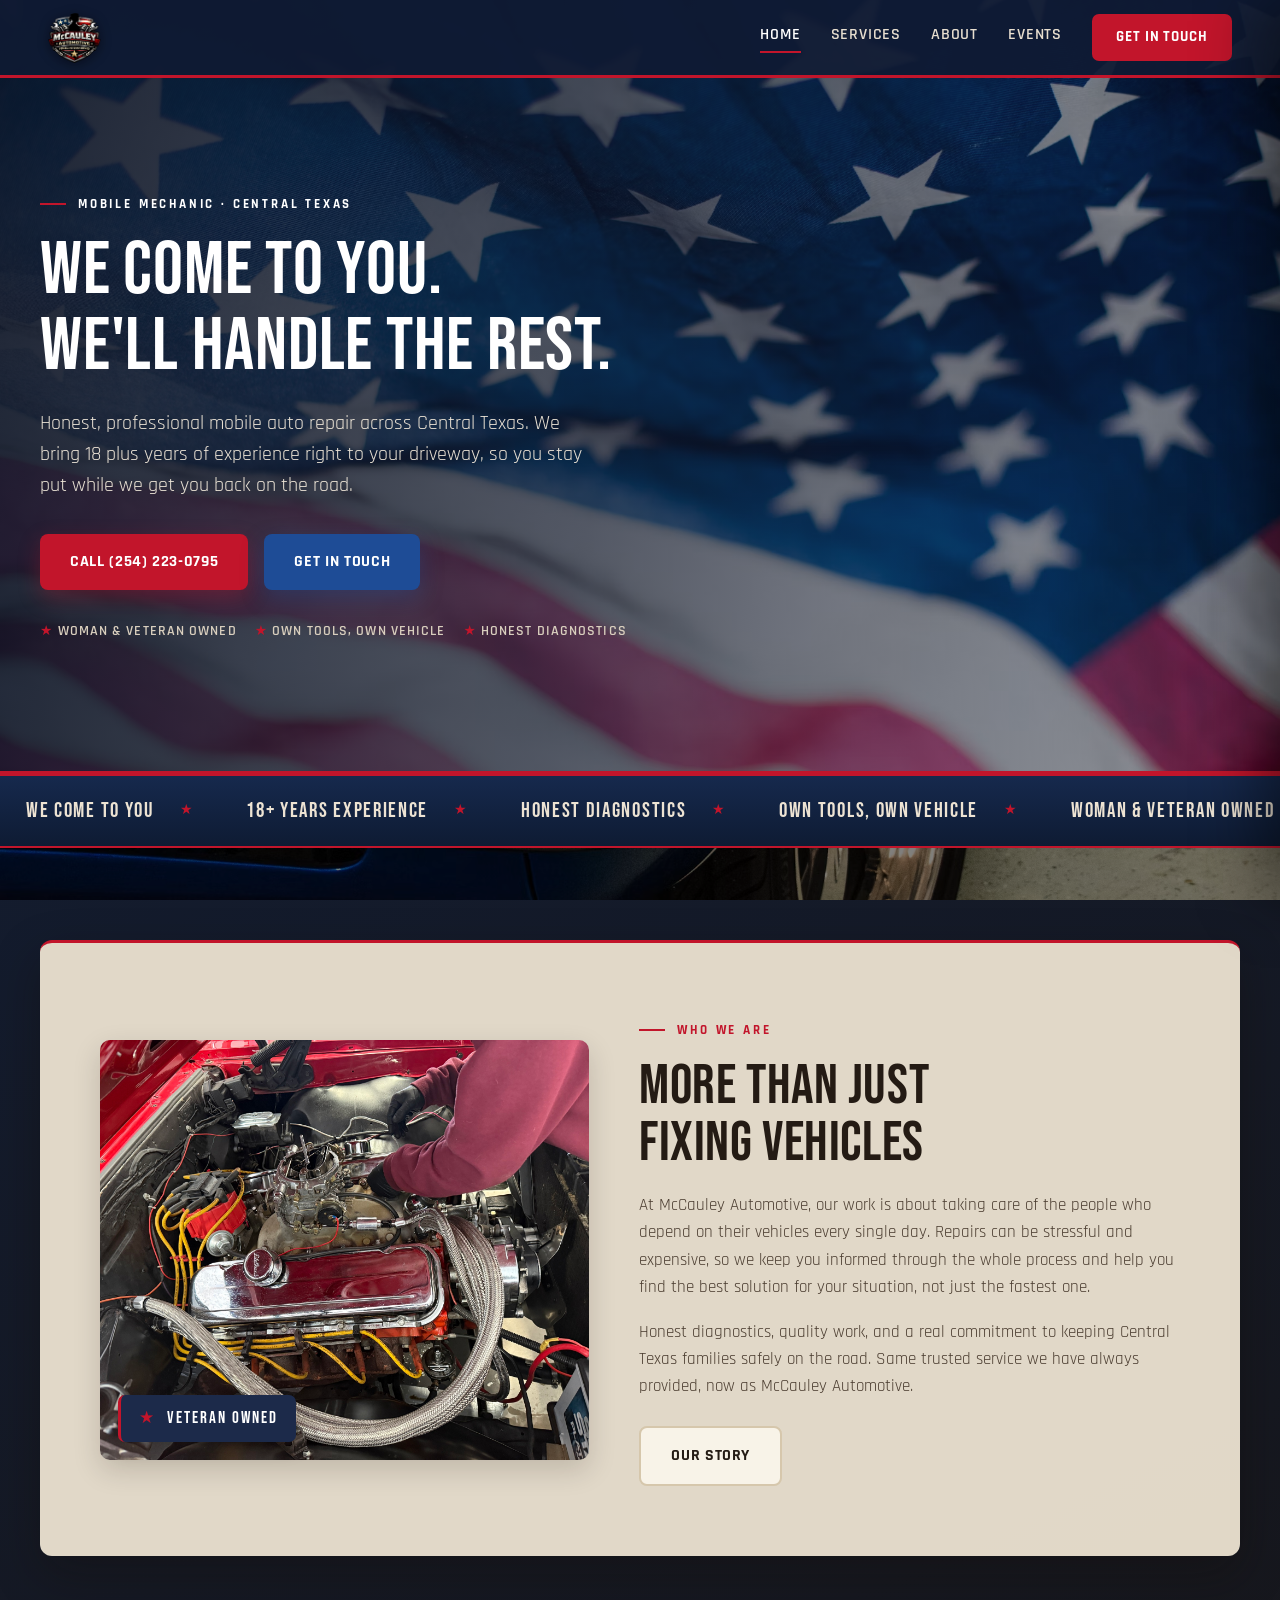
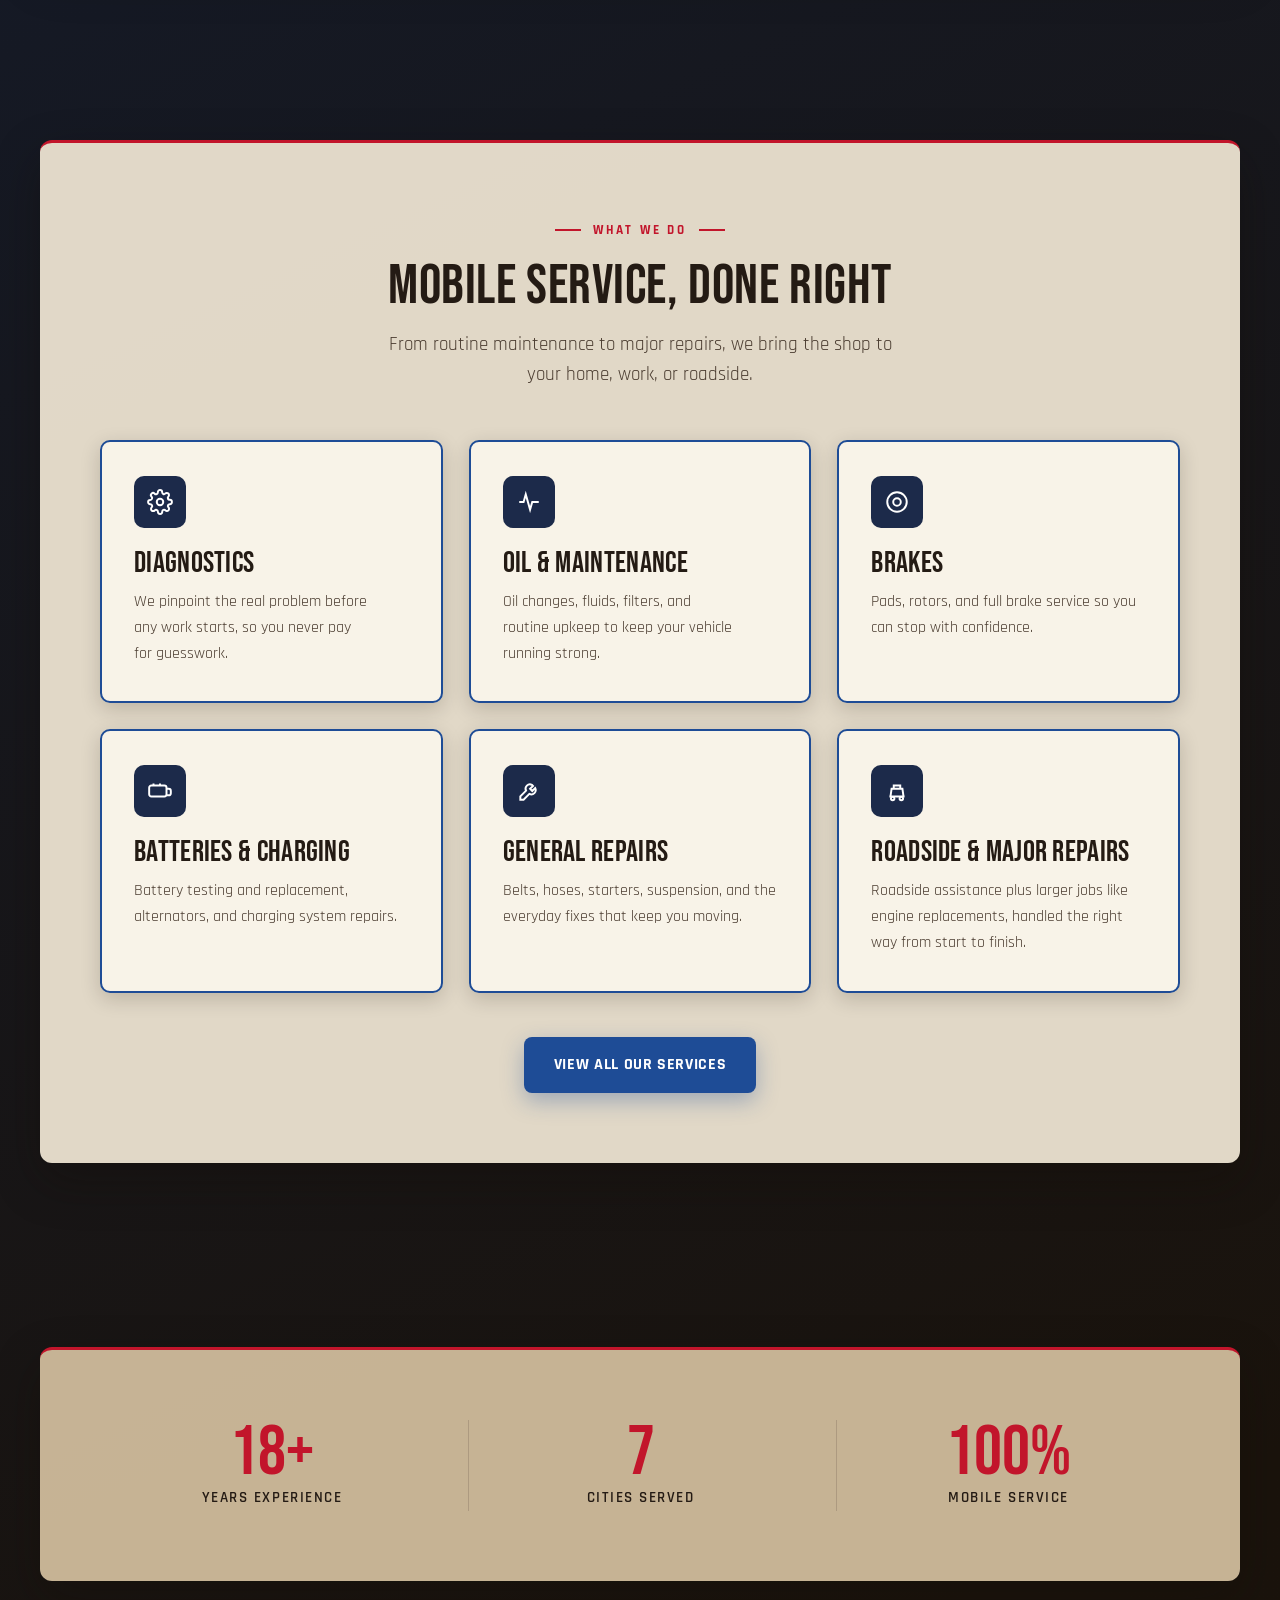
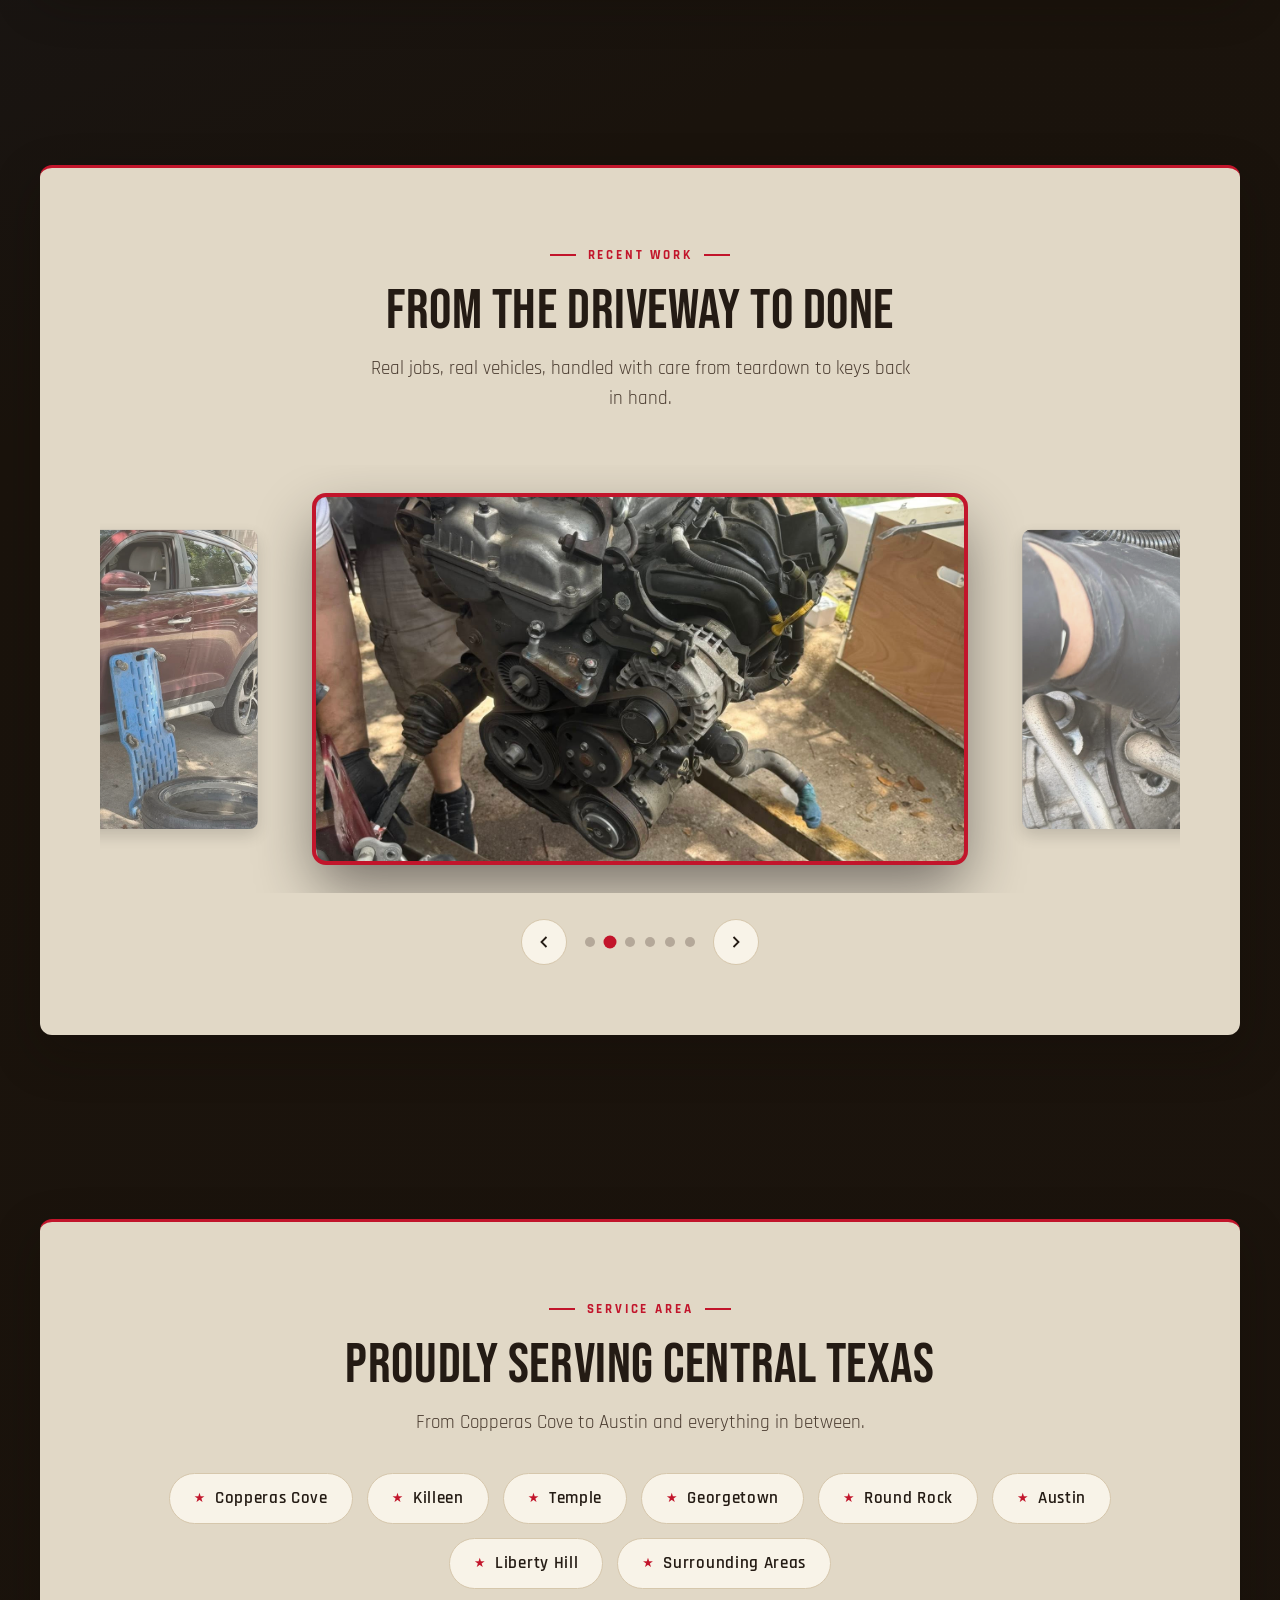
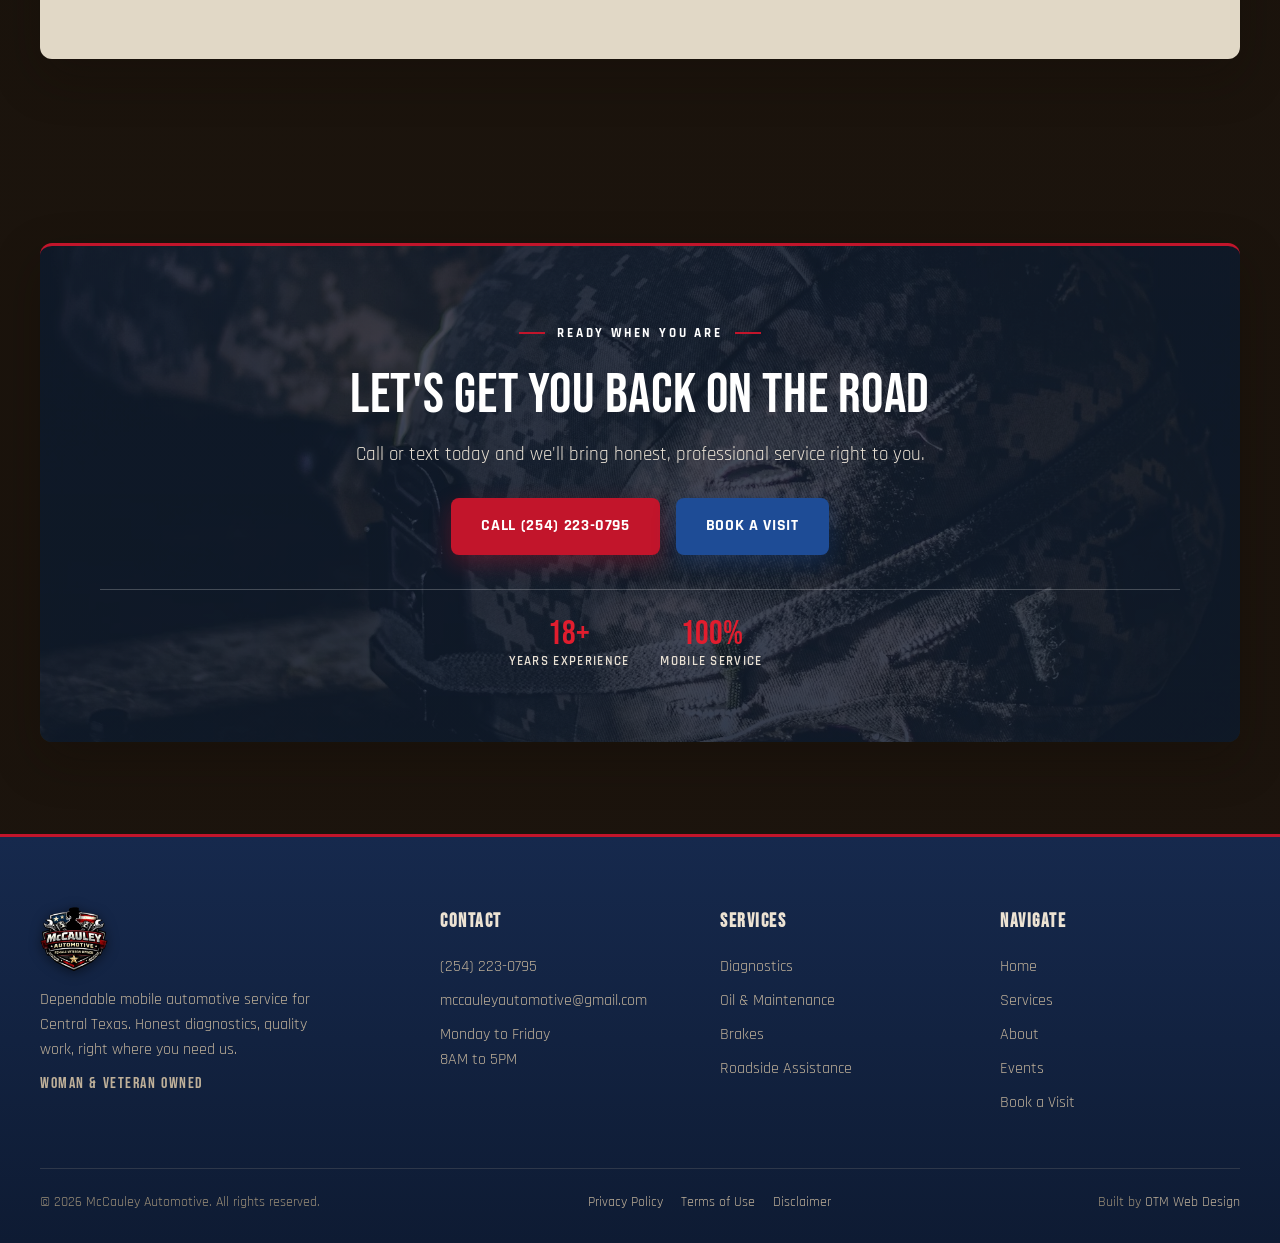
<file: index.html>
<!DOCTYPE html>
<html lang="en">
<head>
<meta charset="UTF-8">
<meta name="viewport" content="width=device-width, initial-scale=1.0">
<title>McCauley Automotive | Mobile Mechanic Serving Central Texas</title>
<meta name="description" content="Honest, professional mobile auto repair across Central Texas. Woman and veteran owned with 18 plus years of experience. We come to you.">
<link rel="preconnect" href="https://fonts.googleapis.com">
<link rel="preconnect" href="https://fonts.gstatic.com" crossorigin>
<link href="https://fonts.googleapis.com/css2?family=Bebas+Neue&family=Rajdhani:wght@400;500;600;700&display=swap" rel="stylesheet">
<link rel="stylesheet" href="styles.css">
</head>
<body data-page="home">

<header class="nav" id="nav">
  <div class="nav-inner">
    <a href="index.html" class="brand">
      <img src="assets/logo.png" alt="McCauley Automotive logo" class="brand-logo">
    </a>
    <button class="hamburger" id="hamburger" aria-label="Open menu" aria-expanded="false" aria-controls="mobileMenu">
      <span class="ham-line"></span><span class="ham-line"></span><span class="ham-line"></span>
    </button>
    <nav class="nav-links" aria-label="Primary">
      <a href="index.html" class="nav-link" data-nav="home">Home</a>
      <a href="services.html" class="nav-link" data-nav="services">Services</a>
      <a href="about.html" class="nav-link" data-nav="about">About</a>
      <a href="events.html" class="nav-link" data-nav="events">Events</a>
      <a href="book.html" class="nav-cta">Get in touch</a>
    </nav>
  </div>
</header>
<div class="nav-backdrop" id="navBackdrop"></div>
<aside class="mobile-menu" id="mobileMenu" aria-label="Mobile navigation">
  <a href="index.html" class="m-link">Home</a>
  <a href="services.html" class="m-link">Services</a>
  <a href="about.html" class="m-link">About</a>
  <a href="events.html" class="m-link">Events</a>
  <a href="book.html" class="m-cta">Get in touch</a>
  <a href="tel:+12542230795" class="m-call">Call (254) 223-0795</a>
</aside>

<!-- HERO -->
<section class="hero">
  <div class="hero-content">
    <div class="hero-inner">
      <span class="eyebrow">Mobile Mechanic &middot; Central Texas</span>
      <h1>We Come To You.<br>We'll Handle The Rest.</h1>
      <p>Honest, professional mobile auto repair across Central Texas. We bring 18 plus years of experience right to your driveway, so you stay put while we get you back on the road.</p>
      <div class="hero-actions">
        <a href="tel:+12542230795" class="btn btn--primary">Call (254) 223-0795</a>
        <a href="book.html" class="btn btn--blue">Get in touch</a>
      </div>
      <div class="hero-trust">
        <span><span class="star">&#9733;</span> Woman &amp; Veteran Owned</span>
        <span><span class="star">&#9733;</span> Own Tools, Own Vehicle</span>
        <span><span class="star">&#9733;</span> Honest Diagnostics</span>
      </div>
    </div>
  </div>
</section>

<!-- MARQUEE -->
<div class="marquee" aria-hidden="true">
  <div class="marquee-track">
    <span class="marquee-item">We Come To You <span class="star">&#9733;</span></span>
    <span class="marquee-item">18+ Years Experience <span class="star">&#9733;</span></span>
    <span class="marquee-item">Honest Diagnostics <span class="star">&#9733;</span></span>
    <span class="marquee-item">Own Tools, Own Vehicle <span class="star">&#9733;</span></span>
    <span class="marquee-item">Woman &amp; Veteran Owned <span class="star">&#9733;</span></span>
    <span class="marquee-item">Serving Central Texas <span class="star">&#9733;</span></span>
    <span class="marquee-item">We Come To You <span class="star">&#9733;</span></span>
    <span class="marquee-item">18+ Years Experience <span class="star">&#9733;</span></span>
    <span class="marquee-item">Honest Diagnostics <span class="star">&#9733;</span></span>
    <span class="marquee-item">Own Tools, Own Vehicle <span class="star">&#9733;</span></span>
    <span class="marquee-item">Woman &amp; Veteran Owned <span class="star">&#9733;</span></span>
    <span class="marquee-item">Serving Central Texas <span class="star">&#9733;</span></span>
  </div>
</div>

<!-- INTRO -->
<section class="section">
  <div class="container frame">
    <div class="intro-grid">
      <div class="intro-media">
        <img src="assets/about-main.jpg" alt="McCauley Automotive working on a customer vehicle">
        <span class="media-badge"><span class="star">&#9733;</span> Veteran Owned</span>
      </div>
      <div class="intro-copy">
        <span class="eyebrow">Who We Are</span>
        <h2>More Than Just Fixing Vehicles</h2>
        <p>At McCauley Automotive, our work is about taking care of the people who depend on their vehicles every single day. Repairs can be stressful and expensive, so we keep you informed through the whole process and help you find the best solution for your situation, not just the fastest one.</p>
        <p>Honest diagnostics, quality work, and a real commitment to keeping Central Texas families safely on the road. Same trusted service we have always provided, now as McCauley Automotive.</p>
        <a href="about.html" class="btn btn--light">Our Story</a>
      </div>
    </div>
  </div>
</section>

<!-- SERVICES -->
<section class="section">
  <div class="container frame">
    <div class="section-head">
      <span class="eyebrow eyebrow--center">What We Do</span>
      <h2>Mobile Service, Done Right</h2>
      <p class="lede">From routine maintenance to major repairs, we bring the shop to your home, work, or roadside.</p>
    </div>
    <div class="svc-grid">
      <div class="svc-card">
        <div class="svc-icon"><svg viewBox="0 0 24 24"><circle cx="12" cy="12" r="3"/><path d="M19.4 15a1.65 1.65 0 0 0 .33 1.82l.06.06a2 2 0 1 1-2.83 2.83l-.06-.06a1.65 1.65 0 0 0-1.82-.33 1.65 1.65 0 0 0-1 1.51V21a2 2 0 1 1-4 0v-.09A1.65 1.65 0 0 0 9 19.4a1.65 1.65 0 0 0-1.82.33l-.06.06a2 2 0 1 1-2.83-2.83l.06-.06a1.65 1.65 0 0 0 .33-1.82 1.65 1.65 0 0 0-1.51-1H3a2 2 0 1 1 0-4h.09A1.65 1.65 0 0 0 4.6 9a1.65 1.65 0 0 0-.33-1.82l-.06-.06a2 2 0 1 1 2.83-2.83l.06.06a1.65 1.65 0 0 0 1.82.33H9a1.65 1.65 0 0 0 1-1.51V3a2 2 0 1 1 4 0v.09a1.65 1.65 0 0 0 1 1.51 1.65 1.65 0 0 0 1.82-.33l.06-.06a2 2 0 1 1 2.83 2.83l-.06.06a1.65 1.65 0 0 0-.33 1.82V9a1.65 1.65 0 0 0 1.51 1H21a2 2 0 1 1 0 4h-.09a1.65 1.65 0 0 0-1.51 1z"/></svg></div>
        <h3>Diagnostics</h3>
        <p>We pinpoint the real problem before any work starts, so you never pay for guesswork.</p>
      </div>
      <div class="svc-card">
        <div class="svc-icon"><svg viewBox="0 0 24 24"><path d="M3 12h4l2-7 4 14 2-7h6"/></svg></div>
        <h3>Oil &amp; Maintenance</h3>
        <p>Oil changes, fluids, filters, and routine upkeep to keep your vehicle running strong.</p>
      </div>
      <div class="svc-card">
        <div class="svc-icon"><svg viewBox="0 0 24 24"><circle cx="12" cy="12" r="9"/><circle cx="12" cy="12" r="3.5"/></svg></div>
        <h3>Brakes</h3>
        <p>Pads, rotors, and full brake service so you can stop with confidence.</p>
      </div>
      <div class="svc-card">
        <div class="svc-icon"><svg viewBox="0 0 24 24"><rect x="2" y="7" width="16" height="10" rx="2"/><path d="M18 10h2a2 2 0 0 1 2 2v2a2 2 0 0 1-2 2h-2"/><path d="M6 7V5M12 7V5"/></svg></div>
        <h3>Batteries &amp; Charging</h3>
        <p>Battery testing and replacement, alternators, and charging system repairs.</p>
      </div>
      <div class="svc-card">
        <div class="svc-icon"><svg viewBox="0 0 24 24"><path d="M14.7 6.3a4 4 0 0 0-5.4 5.4L4 17v3h3l5.3-5.3a4 4 0 0 0 5.4-5.4l-2.7 2.7-2-2 2.7-2.7z"/></svg></div>
        <h3>General Repairs</h3>
        <p>Belts, hoses, starters, suspension, and the everyday fixes that keep you moving.</p>
      </div>
      <div class="svc-card">
        <div class="svc-icon"><svg viewBox="0 0 24 24"><path d="M5 17h14M6 17l1-7h10l1 7M9 10V7h6v3"/><circle cx="8" cy="19" r="1.6"/><circle cx="16" cy="19" r="1.6"/></svg></div>
        <h3>Roadside &amp; Major Repairs</h3>
        <p>Roadside assistance plus larger jobs like engine replacements, handled the right way from start to finish.</p>
      </div>
    </div>
    <div class="svc-all">
      <a href="services.html" class="btn btn--blue">View All Our Services</a>
    </div>
  </div>
</section>

<!-- STATS -->
<section class="section">
  <div class="container frame frame--deep">
    <div class="stats-grid">
      <div class="stat"><div class="num">18+</div><div class="lbl">Years Experience</div></div>
      <div class="stat"><div class="num">7</div><div class="lbl">Cities Served</div></div>
      <div class="stat"><div class="num">100%</div><div class="lbl">Mobile Service</div></div>
    </div>
  </div>
</section>

<!-- GALLERY -->
<section class="section">
  <div class="container frame">
    <div class="section-head">
      <span class="eyebrow eyebrow--center">Recent Work</span>
      <h2>From The Driveway To Done</h2>
      <p class="lede">Real jobs, real vehicles, handled with care from teardown to keys back in hand.</p>
    </div>
    <div class="car-viewport">
      <div class="car-track">
        <div class="car-slide" role="img" aria-label="Recent McCauley Automotive job" style="background-image:url('assets/gallery-1.jpg')"></div>
        <div class="car-slide" role="img" aria-label="Recent McCauley Automotive job" style="background-image:url('assets/gallery-2.jpg')"></div>
        <div class="car-slide" role="img" aria-label="Recent McCauley Automotive job" style="background-image:url('assets/gallery-3.jpg')"></div>
        <div class="car-slide" role="img" aria-label="Recent McCauley Automotive job" style="background-image:url('assets/gallery-4.jpg')"></div>
        <div class="car-slide" role="img" aria-label="Recent McCauley Automotive job" style="background-image:url('assets/gallery-5.jpg')"></div>
        <div class="car-slide" role="img" aria-label="Recent McCauley Automotive job" style="background-image:url('assets/gallery-6.jpg')"></div>
      </div>
    </div>
    <div class="car-controls">
      <button class="car-btn car-prev" aria-label="Previous image"><svg viewBox="0 0 24 24"><path d="M15 18l-6-6 6-6"/></svg></button>
      <div class="car-dots"></div>
      <button class="car-btn car-next" aria-label="Next image"><svg viewBox="0 0 24 24"><path d="M9 18l6-6-6-6"/></svg></button>
    </div>
  </div>
</section>

<!-- SERVICE AREA -->
<section class="section">
  <div class="container frame">
    <div class="area-wrap">
      <span class="eyebrow eyebrow--center">Service Area</span>
      <h2>Proudly Serving Central Texas</h2>
      <p class="lede" style="margin:14px auto 0;">From Copperas Cove to Austin and everything in between.</p>
      <div class="area-chips">
        <span class="area-chip"><span class="star">&#9733;</span> Copperas Cove</span>
        <span class="area-chip"><span class="star">&#9733;</span> Killeen</span>
        <span class="area-chip"><span class="star">&#9733;</span> Temple</span>
        <span class="area-chip"><span class="star">&#9733;</span> Georgetown</span>
        <span class="area-chip"><span class="star">&#9733;</span> Round Rock</span>
        <span class="area-chip"><span class="star">&#9733;</span> Austin</span>
        <span class="area-chip"><span class="star">&#9733;</span> Liberty Hill</span>
        <span class="area-chip"><span class="star">&#9733;</span> Surrounding Areas</span>
      </div>
    </div>
  </div>
</section>

<!-- CTA -->
<section class="section">
  <div class="container frame frame--cta">
    <div class="cta">
      <span class="eyebrow eyebrow--center">Ready When You Are</span>
      <h2>Let's Get You Back On The Road</h2>
      <p class="lede">Call or text today and we'll bring honest, professional service right to you.</p>
      <div class="cta-actions">
        <a href="tel:+12542230795" class="btn btn--primary">Call (254) 223-0795</a>
        <a href="book.html" class="btn btn--blue">Book a Visit</a>
      </div>
      <div class="cta-trust">
        <div class="ti"><div class="v">18+</div><div class="d">Years Experience</div></div>
        <div class="ti"><div class="v">100%</div><div class="d">Mobile Service</div></div>
      </div>
    </div>
  </div>
</section>

<!-- FOOTER -->
<footer class="footer">
  <div class="footer-inner">
    <div class="f-col f-brand">
      <img src="assets/logo.png" alt="" class="f-logo">
      <p class="f-tag">Dependable mobile automotive service for Central Texas. Honest diagnostics, quality work, right where you need us.</p>
      <p class="f-owned">Woman &amp; Veteran Owned</p>
    </div>
    <div class="f-col">
      <h4>Contact</h4>
      <a href="tel:+12542230795">(254) 223-0795</a>
      <a href="mailto:mccauleyautomotive@gmail.com">mccauleyautomotive@gmail.com</a>
      <p>Monday to Friday<br>8AM to 5PM</p>
    </div>
    <div class="f-col">
      <h4>Services</h4>
      <a href="services.html">Diagnostics</a>
      <a href="services.html">Oil &amp; Maintenance</a>
      <a href="services.html">Brakes</a>
      <a href="services.html">Roadside Assistance</a>
    </div>
    <div class="f-col">
      <h4>Navigate</h4>
      <a href="index.html">Home</a>
      <a href="services.html">Services</a>
      <a href="about.html">About</a>
      <a href="events.html">Events</a>
      <a href="book.html">Book a Visit</a>
    </div>
  </div>
  <div class="footer-bottom">
    <p>&copy; 2026 McCauley Automotive. All rights reserved.</p>
    <nav class="footer-legal" aria-label="Legal">
      <a href="legal.html#privacy">Privacy Policy</a>
      <a href="legal.html#terms">Terms of Use</a>
      <a href="legal.html#disclaimer">Disclaimer</a>
    </nav>
    <p class="otm-credit">Built by <a href="https://otm-designs.com" target="_blank" rel="noopener">OTM Web Design</a></p>
  </div>
</footer>

<!-- STICKY MOBILE CALL BAR -->
<div class="callbar">
  <a href="tel:+12542230795"><svg viewBox="0 0 24 24"><path d="M22 16.92v3a2 2 0 0 1-2.18 2 19.79 19.79 0 0 1-8.63-3.07 19.5 19.5 0 0 1-6-6 19.79 19.79 0 0 1-3.07-8.67A2 2 0 0 1 4.11 2h3a2 2 0 0 1 2 1.72c.13.96.36 1.9.7 2.81a2 2 0 0 1-.45 2.11L8.09 9.91a16 16 0 0 0 6 6l1.27-1.27a2 2 0 0 1 2.11-.45c.91.34 1.85.57 2.81.7A2 2 0 0 1 22 16.92z"/></svg> Call (254) 223-0795</a>
</div>

<script src="script.js"></script>
</body>
</html>
</file>
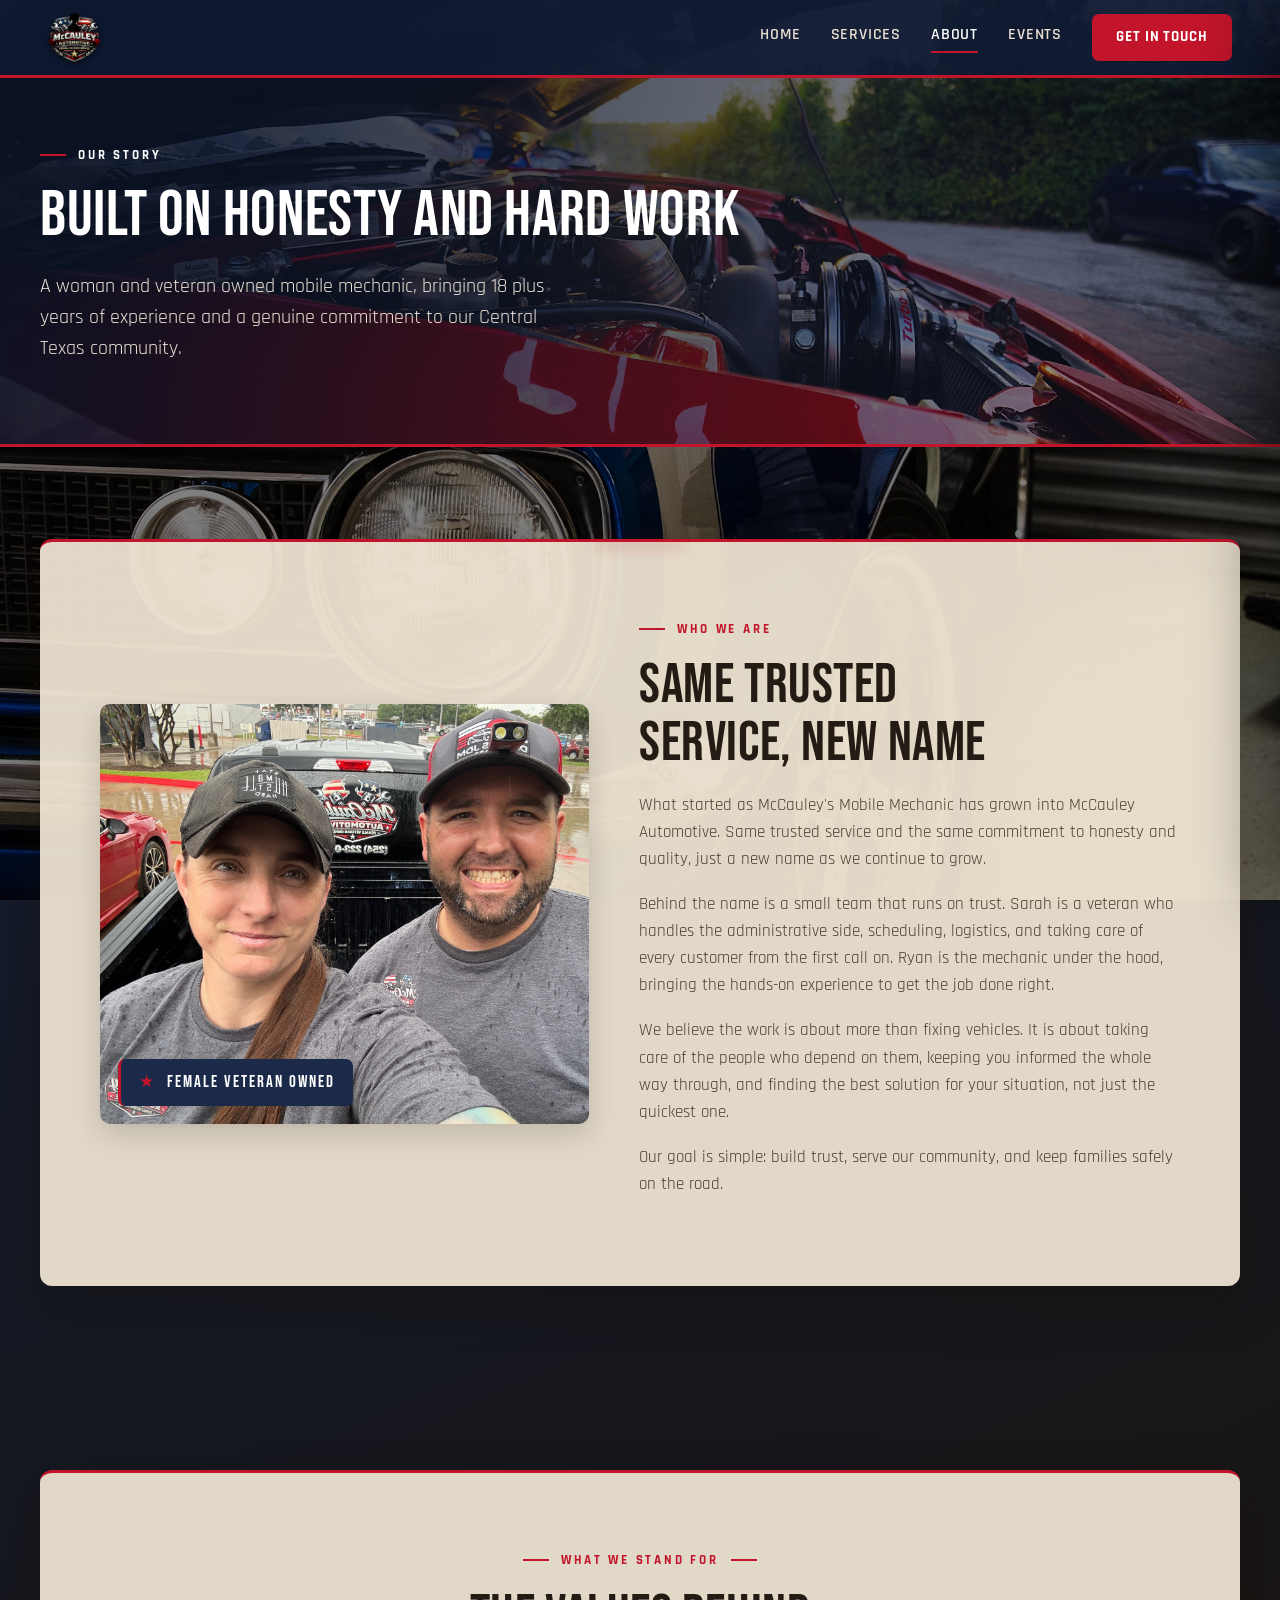
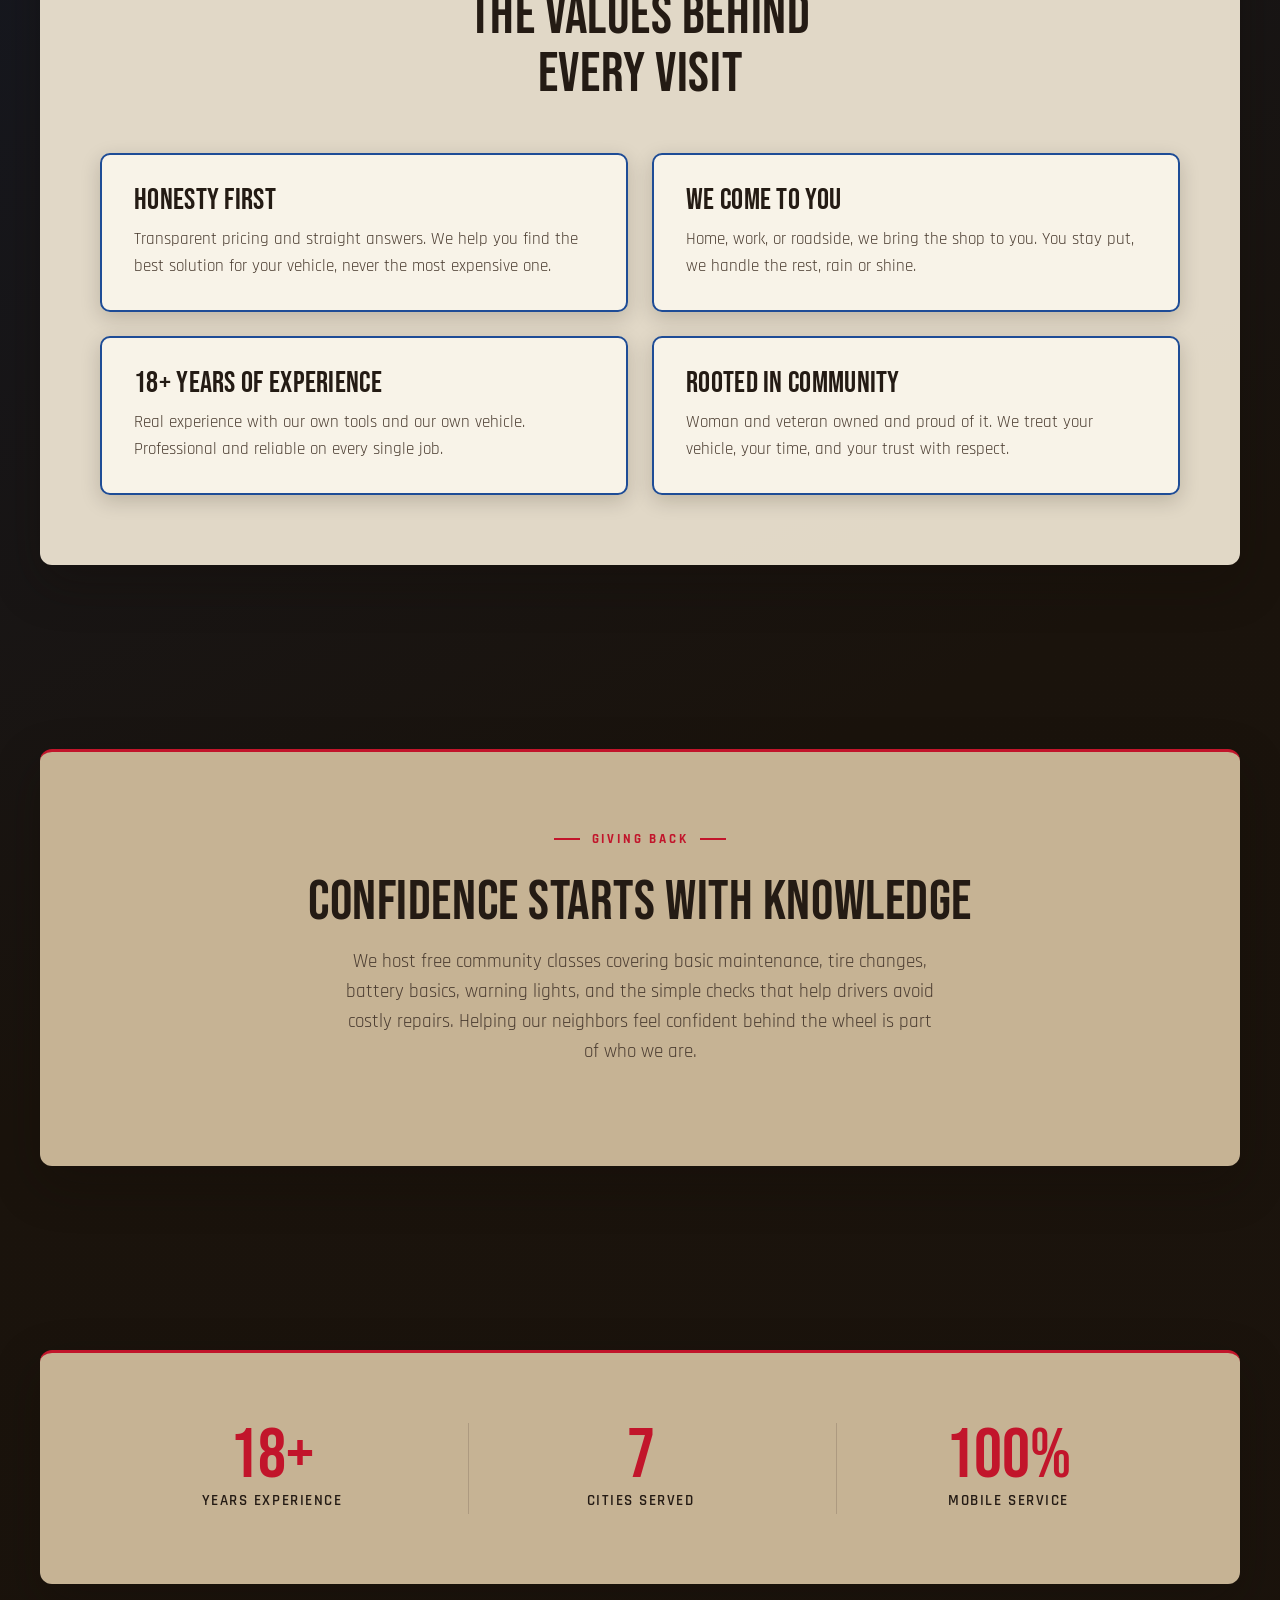
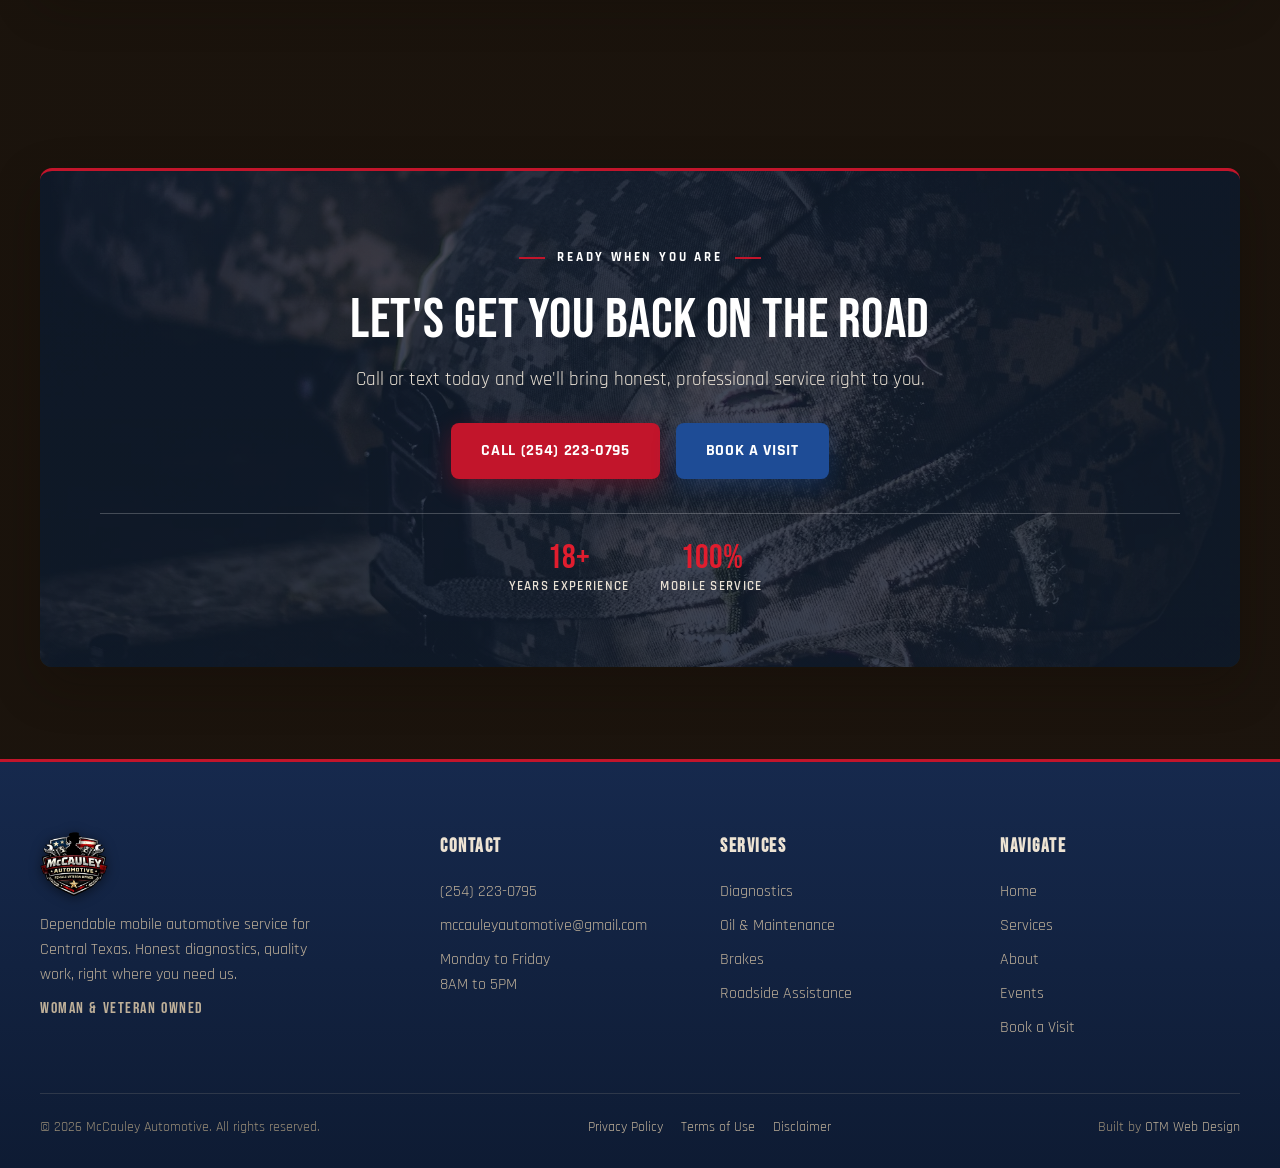
<file: about.html>
<!DOCTYPE html>
<html lang="en">
<head>
<meta charset="UTF-8">
<meta name="viewport" content="width=device-width, initial-scale=1.0">
<title>About | McCauley Automotive Mobile Mechanic</title>
<meta name="description" content="McCauley Automotive is a woman and veteran owned mobile mechanic serving Central Texas with 18 plus years of experience, honest diagnostics, and a commitment to community.">
<link rel="preconnect" href="https://fonts.googleapis.com">
<link rel="preconnect" href="https://fonts.gstatic.com" crossorigin>
<link href="https://fonts.googleapis.com/css2?family=Bebas+Neue&family=Rajdhani:wght@400;500;600;700&display=swap" rel="stylesheet">
<link rel="stylesheet" href="styles.css">
</head>
<body data-page="about">

<header class="nav" id="nav">
  <div class="nav-inner">
    <a href="index.html" class="brand">
      <img src="assets/logo.png" alt="McCauley Automotive logo" class="brand-logo">
    </a>
    <button class="hamburger" id="hamburger" aria-label="Open menu" aria-expanded="false" aria-controls="mobileMenu">
      <span class="ham-line"></span><span class="ham-line"></span><span class="ham-line"></span>
    </button>
    <nav class="nav-links" aria-label="Primary">
      <a href="index.html" class="nav-link" data-nav="home">Home</a>
      <a href="services.html" class="nav-link" data-nav="services">Services</a>
      <a href="about.html" class="nav-link" data-nav="about">About</a>
      <a href="events.html" class="nav-link" data-nav="events">Events</a>
      <a href="book.html" class="nav-cta">Get in touch</a>
    </nav>
  </div>
</header>
<div class="nav-backdrop" id="navBackdrop"></div>
<aside class="mobile-menu" id="mobileMenu" aria-label="Mobile navigation">
  <a href="index.html" class="m-link">Home</a>
  <a href="services.html" class="m-link">Services</a>
  <a href="about.html" class="m-link">About</a>
  <a href="events.html" class="m-link">Events</a>
  <a href="book.html" class="m-cta">Get in touch</a>
  <a href="tel:+12542230795" class="m-call">Call (254) 223-0795</a>
</aside>

<!-- PAGE HERO -->
<section class="hero hero--page">
  <div class="hero-content">
    <div class="hero-inner">
      <span class="eyebrow">Our Story</span>
      <h1>Built On Honesty And Hard Work</h1>
      <p>A woman and veteran owned mobile mechanic, bringing 18 plus years of experience and a genuine commitment to our Central Texas community.</p>
    </div>
  </div>
</section>

<!-- STORY -->
<section class="section">
  <div class="container frame frame--tab">
    <div class="intro-grid">
      <div class="intro-media">
        <img src="assets/team.jpg" alt="Sarah and Ryan of McCauley Automotive">
        <span class="media-badge"><span class="star">&#9733;</span> Female Veteran Owned</span>
      </div>
      <div class="intro-copy">
        <span class="eyebrow">Who We Are</span>
        <h2>Same Trusted Service, New Name</h2>
        <p>What started as McCauley's Mobile Mechanic has grown into McCauley Automotive. Same trusted service and the same commitment to honesty and quality, just a new name as we continue to grow.</p>
        <p>Behind the name is a small team that runs on trust. Sarah is a veteran who handles the administrative side, scheduling, logistics, and taking care of every customer from the first call on. Ryan is the mechanic under the hood, bringing the hands-on experience to get the job done right.</p>
        <p>We believe the work is about more than fixing vehicles. It is about taking care of the people who depend on them, keeping you informed the whole way through, and finding the best solution for your situation, not just the quickest one.</p>
        <p>Our goal is simple: build trust, serve our community, and keep families safely on the road.</p>
      </div>
    </div>
  </div>
</section>

<!-- VALUES -->
<section class="section">
  <div class="container frame">
    <div class="section-head">
      <span class="eyebrow eyebrow--center">What We Stand For</span>
      <h2>The Values Behind Every Visit</h2>
    </div>
    <div class="values-grid">
      <div class="value-card">
        <h3>Honesty First</h3>
        <p>Transparent pricing and straight answers. We help you find the best solution for your vehicle, never the most expensive one.</p>
      </div>
      <div class="value-card">
        <h3>We Come To You</h3>
        <p>Home, work, or roadside, we bring the shop to you. You stay put, we handle the rest, rain or shine.</p>
      </div>
      <div class="value-card">
        <h3>18+ Years Of Experience</h3>
        <p>Real experience with our own tools and our own vehicle. Professional and reliable on every single job.</p>
      </div>
      <div class="value-card">
        <h3>Rooted In Community</h3>
        <p>Woman and veteran owned and proud of it. We treat your vehicle, your time, and your trust with respect.</p>
      </div>
    </div>
  </div>
</section>

<section class="section">
  <div class="container frame frame--deep">
    <div class="cta">
      <span class="eyebrow eyebrow--center">Giving Back</span>
      <h2>Confidence Starts With Knowledge</h2>
      <p class="lede">We host free community classes covering basic maintenance, tire changes, battery basics, warning lights, and the simple checks that help drivers avoid costly repairs. Helping our neighbors feel confident behind the wheel is part of who we are.</p>
    </div>
  </div>
</section>

<!-- STATS -->
<section class="section">
  <div class="container frame frame--deep">
    <div class="stats-grid">
      <div class="stat"><div class="num">18+</div><div class="lbl">Years Experience</div></div>
      <div class="stat"><div class="num">7</div><div class="lbl">Cities Served</div></div>
      <div class="stat"><div class="num">100%</div><div class="lbl">Mobile Service</div></div>
    </div>
  </div>
</section>

<!-- CTA -->
<section class="section">
  <div class="container frame frame--cta">
    <div class="cta">
      <span class="eyebrow eyebrow--center">Ready When You Are</span>
      <h2>Let's Get You Back On The Road</h2>
      <p class="lede">Call or text today and we'll bring honest, professional service right to you.</p>
      <div class="cta-actions">
        <a href="tel:+12542230795" class="btn btn--primary">Call (254) 223-0795</a>
        <a href="book.html" class="btn btn--blue">Book a Visit</a>
      </div>
      <div class="cta-trust">
        <div class="ti"><div class="v">18+</div><div class="d">Years Experience</div></div>
        <div class="ti"><div class="v">100%</div><div class="d">Mobile Service</div></div>
      </div>
    </div>
  </div>
</section>

<!-- FOOTER -->
<footer class="footer">
  <div class="footer-inner">
    <div class="f-col f-brand">
      <img src="assets/logo.png" alt="" class="f-logo">
      <p class="f-tag">Dependable mobile automotive service for Central Texas. Honest diagnostics, quality work, right where you need us.</p>
      <p class="f-owned">Woman &amp; Veteran Owned</p>
    </div>
    <div class="f-col">
      <h4>Contact</h4>
      <a href="tel:+12542230795">(254) 223-0795</a>
      <a href="mailto:mccauleyautomotive@gmail.com">mccauleyautomotive@gmail.com</a>
      <p>Monday to Friday<br>8AM to 5PM</p>
    </div>
    <div class="f-col">
      <h4>Services</h4>
      <a href="services.html">Diagnostics</a>
      <a href="services.html">Oil &amp; Maintenance</a>
      <a href="services.html">Brakes</a>
      <a href="services.html">Roadside Assistance</a>
    </div>
    <div class="f-col">
      <h4>Navigate</h4>
      <a href="index.html">Home</a>
      <a href="services.html">Services</a>
      <a href="about.html">About</a>
      <a href="events.html">Events</a>
      <a href="book.html">Book a Visit</a>
    </div>
  </div>
  <div class="footer-bottom">
    <p>&copy; 2026 McCauley Automotive. All rights reserved.</p>
    <nav class="footer-legal" aria-label="Legal">
      <a href="legal.html#privacy">Privacy Policy</a>
      <a href="legal.html#terms">Terms of Use</a>
      <a href="legal.html#disclaimer">Disclaimer</a>
    </nav>
    <p class="otm-credit">Built by <a href="https://otm-designs.com" target="_blank" rel="noopener">OTM Web Design</a></p>
  </div>
</footer>

<div class="callbar">
  <a href="tel:+12542230795"><svg viewBox="0 0 24 24"><path d="M22 16.92v3a2 2 0 0 1-2.18 2 19.79 19.79 0 0 1-8.63-3.07 19.5 19.5 0 0 1-6-6 19.79 19.79 0 0 1-3.07-8.67A2 2 0 0 1 4.11 2h3a2 2 0 0 1 2 1.72c.13.96.36 1.9.7 2.81a2 2 0 0 1-.45 2.11L8.09 9.91a16 16 0 0 0 6 6l1.27-1.27a2 2 0 0 1 2.11-.45c.91.34 1.85.57 2.81.7A2 2 0 0 1 22 16.92z"/></svg> Call (254) 223-0795</a>
</div>

<script src="script.js"></script>
</body>
</html>
</file>
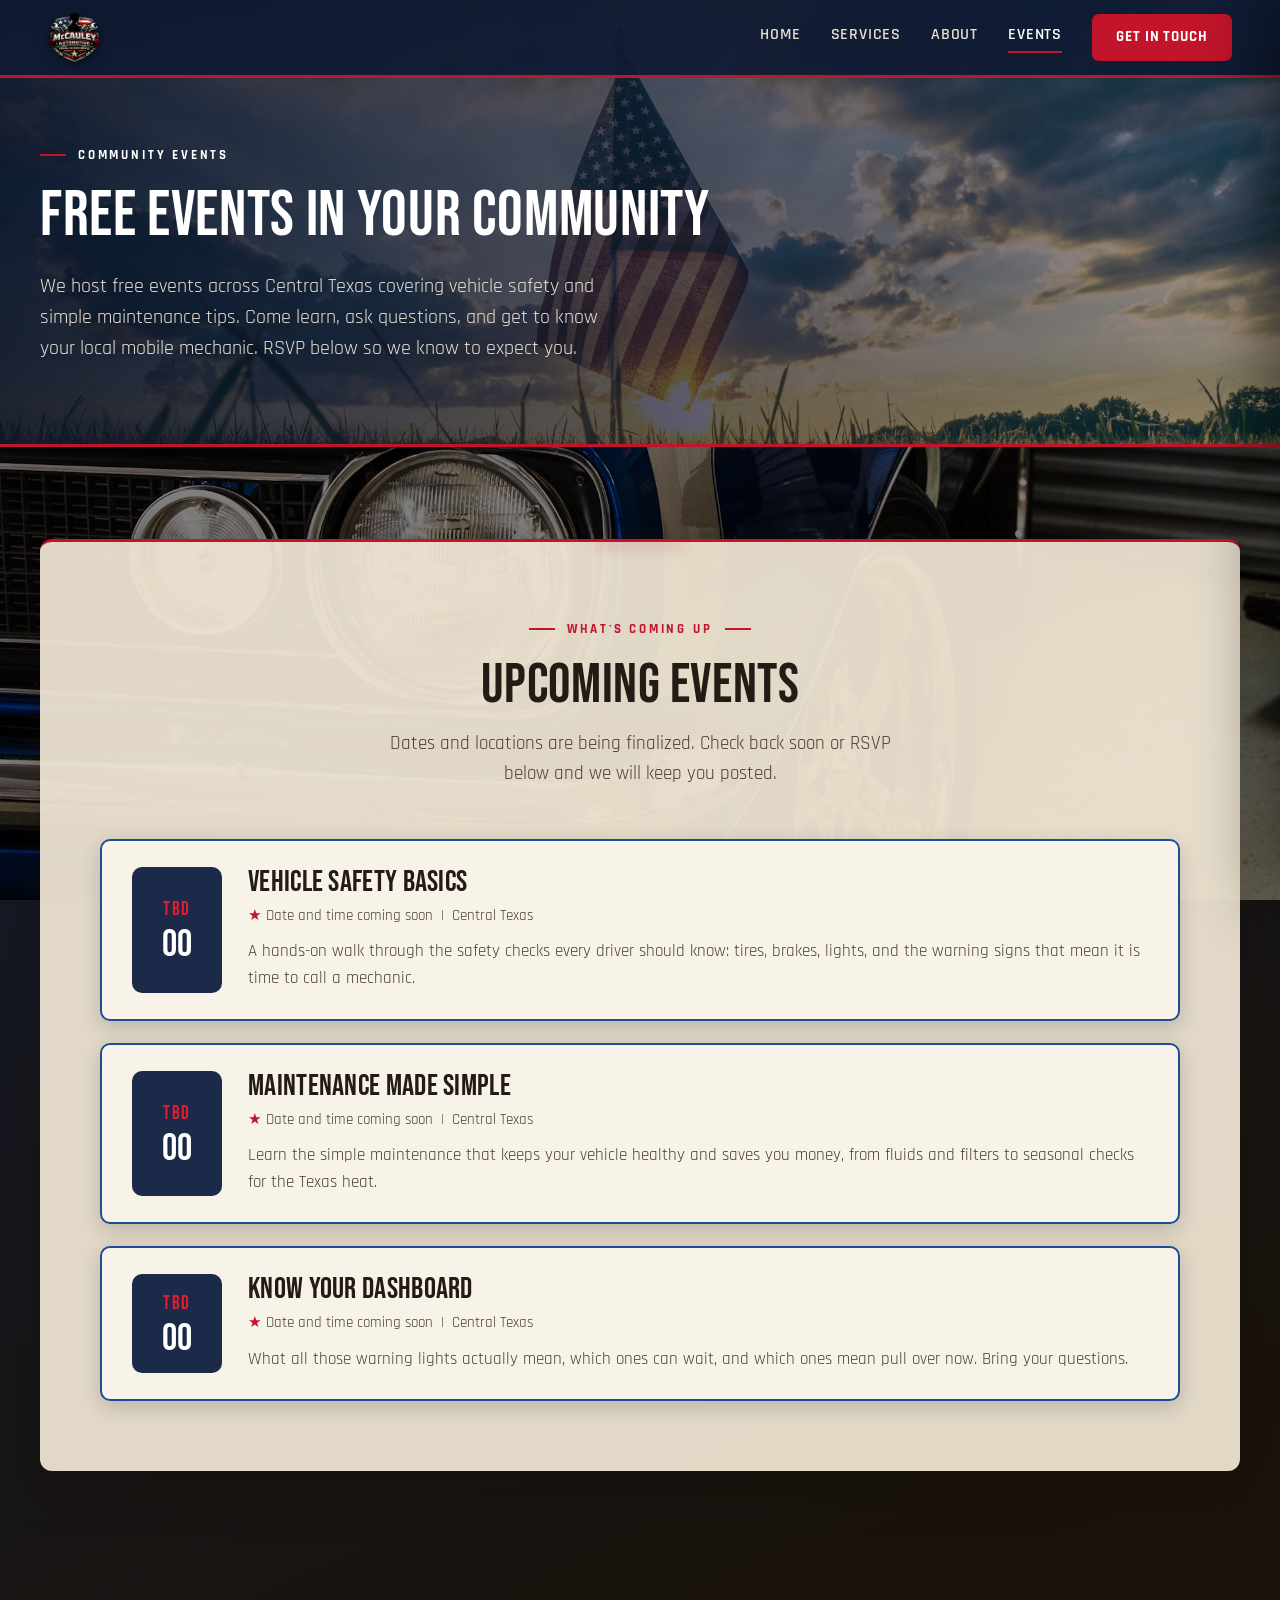
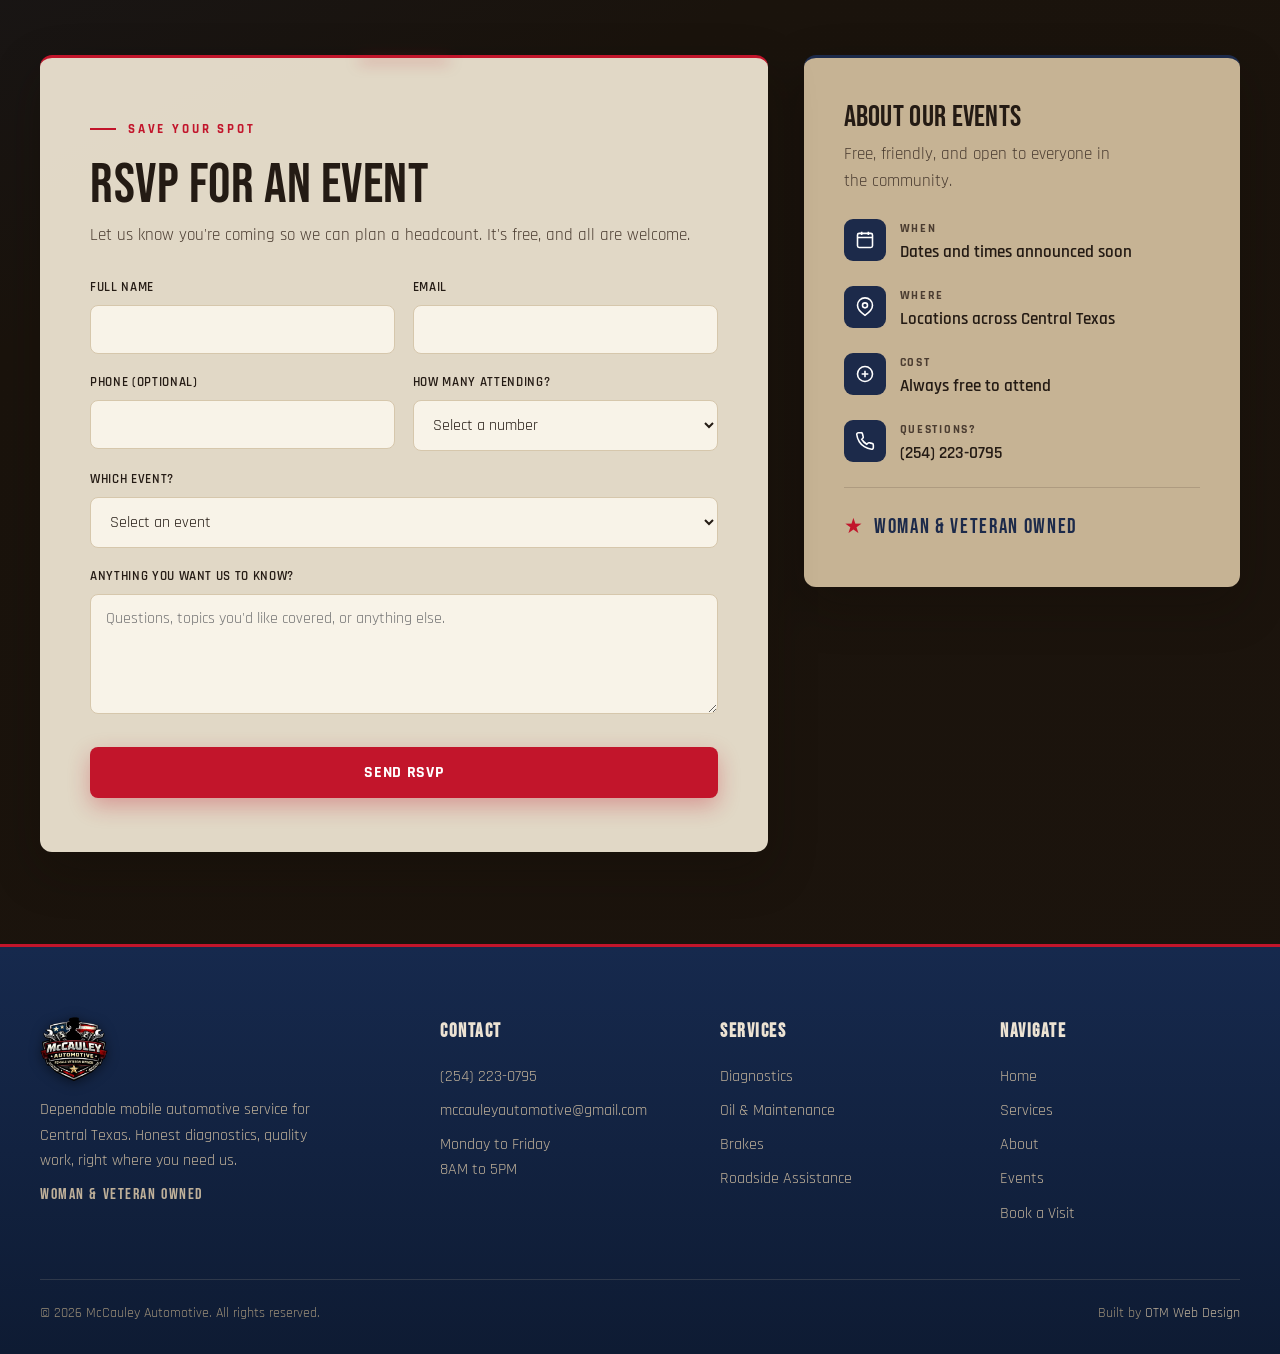
<file: events.html>
<!DOCTYPE html>
<html lang="en">
<head>
<meta charset="UTF-8">
<meta name="viewport" content="width=device-width, initial-scale=1.0">
<title>Community Events | McCauley Automotive Mobile Mechanic</title>
<meta name="description" content="Join McCauley Automotive for free community events across Central Texas. Vehicle safety and maintenance tips for everyone. RSVP to save your spot.">
<link rel="preconnect" href="https://fonts.googleapis.com">
<link rel="preconnect" href="https://fonts.gstatic.com" crossorigin>
<link href="https://fonts.googleapis.com/css2?family=Bebas+Neue&family=Rajdhani:wght@400;500;600;700&display=swap" rel="stylesheet">
<link rel="stylesheet" href="styles.css">
</head>
<body data-page="events">

<header class="nav" id="nav">
  <div class="nav-inner">
    <a href="index.html" class="brand">
      <img src="assets/logo.png" alt="McCauley Automotive logo" class="brand-logo">
    </a>
    <button class="hamburger" id="hamburger" aria-label="Open menu" aria-expanded="false" aria-controls="mobileMenu">
      <span class="ham-line"></span><span class="ham-line"></span><span class="ham-line"></span>
    </button>
    <nav class="nav-links" aria-label="Primary">
      <a href="index.html" class="nav-link" data-nav="home">Home</a>
      <a href="services.html" class="nav-link" data-nav="services">Services</a>
      <a href="about.html" class="nav-link" data-nav="about">About</a>
      <a href="events.html" class="nav-link" data-nav="events">Events</a>
      <a href="book.html" class="nav-cta">Get in touch</a>
    </nav>
  </div>
</header>
<div class="nav-backdrop" id="navBackdrop"></div>
<aside class="mobile-menu" id="mobileMenu" aria-label="Mobile navigation">
  <a href="index.html" class="m-link">Home</a>
  <a href="services.html" class="m-link">Services</a>
  <a href="about.html" class="m-link">About</a>
  <a href="events.html" class="m-link">Events</a>
  <a href="book.html" class="m-cta">Get in touch</a>
  <a href="tel:+12542230795" class="m-call">Call (254) 223-0795</a>
</aside>

<!-- PAGE HERO -->
<section class="hero hero--page">
  <div class="hero-content">
    <div class="hero-inner">
      <span class="eyebrow">Community Events</span>
      <h1>Free Events In Your Community</h1>
      <p>We host free events across Central Texas covering vehicle safety and simple maintenance tips. Come learn, ask questions, and get to know your local mobile mechanic. RSVP below so we know to expect you.</p>
    </div>
  </div>
</section>

<!-- UPCOMING EVENTS -->
<section class="section">
  <div class="container frame frame--tab">
    <div class="section-head">
      <span class="eyebrow eyebrow--center">What's Coming Up</span>
      <h2>Upcoming Events</h2>
      <p class="lede">Dates and locations are being finalized. Check back soon or RSVP below and we will keep you posted.</p>
    </div>
    <div class="events-grid">
      <article class="event-card">
        <div class="event-date"><span class="ev-month">TBD</span><span class="ev-day">00</span></div>
        <div class="event-body">
          <h3>Vehicle Safety Basics</h3>
          <p class="event-meta"><span class="star">&#9733;</span> Date and time coming soon &nbsp;|&nbsp; Central Texas</p>
          <p>A hands-on walk through the safety checks every driver should know: tires, brakes, lights, and the warning signs that mean it is time to call a mechanic.</p>
        </div>
      </article>
      <article class="event-card">
        <div class="event-date"><span class="ev-month">TBD</span><span class="ev-day">00</span></div>
        <div class="event-body">
          <h3>Maintenance Made Simple</h3>
          <p class="event-meta"><span class="star">&#9733;</span> Date and time coming soon &nbsp;|&nbsp; Central Texas</p>
          <p>Learn the simple maintenance that keeps your vehicle healthy and saves you money, from fluids and filters to seasonal checks for the Texas heat.</p>
        </div>
      </article>
      <article class="event-card">
        <div class="event-date"><span class="ev-month">TBD</span><span class="ev-day">00</span></div>
        <div class="event-body">
          <h3>Know Your Dashboard</h3>
          <p class="event-meta"><span class="star">&#9733;</span> Date and time coming soon &nbsp;|&nbsp; Central Texas</p>
          <p>What all those warning lights actually mean, which ones can wait, and which ones mean pull over now. Bring your questions.</p>
        </div>
      </article>
    </div>
  </div>
</section>

<!-- RSVP -->
<section class="section">
  <div class="container">
    <div class="book-grid">
      <!-- RSVP FORM -->
      <div class="form-shell frame--tab">
        <span class="eyebrow">Save Your Spot</span>
        <h2 style="margin-bottom:8px;">RSVP For An Event</h2>
        <p style="color:var(--ink-soft);margin-bottom:28px;">Let us know you're coming so we can plan a headcount. It's free, and all are welcome.</p>
        <form id="rsvpForm" action="https://formspree.io/f/xykayyzn" method="POST">
          <input type="hidden" name="_subject" value="New event RSVP from McCauley Automotive website">
          <input type="hidden" name="_next" value="thank-you.html">
          <input type="text" name="_gotcha" tabindex="-1" autocomplete="off" aria-hidden="true" style="position:absolute;left:-9999px;width:1px;height:1px;overflow:hidden;">
          <div class="form-row">
            <div class="field">
              <label for="name">Full Name</label>
              <input type="text" id="name" name="name" required>
              <span class="err">Please enter your name.</span>
            </div>
            <div class="field">
              <label for="email">Email</label>
              <input type="email" id="email" name="email" required>
              <span class="err">Please enter a valid email.</span>
            </div>
          </div>
          <div class="form-row">
            <div class="field">
              <label for="phone">Phone (optional)</label>
              <input type="tel" id="phone" name="phone">
            </div>
            <div class="field">
              <label for="guests">How Many Attending?</label>
              <select id="guests" name="guests" required>
                <option value="">Select a number</option>
                <option>Just me</option>
                <option>2</option>
                <option>3</option>
                <option>4</option>
                <option>5 or more</option>
              </select>
              <span class="err">Please let us know how many.</span>
            </div>
          </div>
          <div class="field">
            <label for="event">Which Event?</label>
            <select id="event" name="event" required>
              <option value="">Select an event</option>
              <option>Vehicle Safety Basics</option>
              <option>Maintenance Made Simple</option>
              <option>Know Your Dashboard</option>
              <option>Any / Not Sure Yet</option>
            </select>
            <span class="err">Please choose an event.</span>
          </div>
          <div class="field">
            <label for="message">Anything You Want Us To Know?</label>
            <textarea id="message" name="message" placeholder="Questions, topics you'd like covered, or anything else."></textarea>
          </div>
          <button type="submit" class="btn btn--primary form-submit">Send RSVP</button>
        </form>
      </div>

      <!-- SIDEBAR -->
      <aside class="contact-shell">
        <h3>About Our Events</h3>
        <p class="sub">Free, friendly, and open to everyone in the community.</p>
        <div class="contact-row">
          <span class="ic"><svg viewBox="0 0 24 24"><rect x="3" y="4" width="18" height="17" rx="2"/><path d="M3 9h18M8 2v4M16 2v4"/></svg></span>
          <div><div class="lbl">When</div><p>Dates and times announced soon</p></div>
        </div>
        <div class="contact-row">
          <span class="ic"><svg viewBox="0 0 24 24"><path d="M21 10c0 6-9 12-9 12s-9-6-9-12a9 9 0 0 1 18 0z"/><circle cx="12" cy="10" r="3"/></svg></span>
          <div><div class="lbl">Where</div><p>Locations across Central Texas</p></div>
        </div>
        <div class="contact-row">
          <span class="ic"><svg viewBox="0 0 24 24"><circle cx="12" cy="12" r="9"/><path d="M12 8v8M8 12h8"/></svg></span>
          <div><div class="lbl">Cost</div><p>Always free to attend</p></div>
        </div>
        <div class="contact-row">
          <span class="ic"><svg viewBox="0 0 24 24"><path d="M22 16.92v3a2 2 0 0 1-2.18 2 19.79 19.79 0 0 1-8.63-3.07 19.5 19.5 0 0 1-6-6 19.79 19.79 0 0 1-3.07-8.67A2 2 0 0 1 4.11 2h3a2 2 0 0 1 2 1.72c.13.96.36 1.9.7 2.81a2 2 0 0 1-.45 2.11L8.09 9.91a16 16 0 0 0 6 6l1.27-1.27a2 2 0 0 1 2.11-.45c.91.34 1.85.57 2.81.7A2 2 0 0 1 22 16.92z"/></svg></span>
          <div><div class="lbl">Questions?</div><a href="tel:+12542230795">(254) 223-0795</a></div>
        </div>
        <div class="contact-owned"><span class="star">&#9733;</span> Woman &amp; Veteran Owned</div>
      </aside>
    </div>
  </div>
</section>

<!-- FOOTER -->
<footer class="footer">
  <div class="footer-inner">
    <div class="f-col f-brand">
      <img src="assets/logo.png" alt="" class="f-logo">
      <p class="f-tag">Dependable mobile automotive service for Central Texas. Honest diagnostics, quality work, right where you need us.</p>
      <p class="f-owned">Woman &amp; Veteran Owned</p>
    </div>
    <div class="f-col">
      <h4>Contact</h4>
      <a href="tel:+12542230795">(254) 223-0795</a>
      <a href="mailto:mccauleyautomotive@gmail.com">mccauleyautomotive@gmail.com</a>
      <p>Monday to Friday<br>8AM to 5PM</p>
    </div>
    <div class="f-col">
      <h4>Services</h4>
      <a href="services.html">Diagnostics</a>
      <a href="services.html">Oil &amp; Maintenance</a>
      <a href="services.html">Brakes</a>
      <a href="services.html">Roadside Assistance</a>
    </div>
    <div class="f-col">
      <h4>Navigate</h4>
      <a href="index.html">Home</a>
      <a href="services.html">Services</a>
      <a href="about.html">About</a>
      <a href="events.html">Events</a>
      <a href="book.html">Book a Visit</a>
    </div>
  </div>
  <div class="footer-bottom">
    <p>&copy; 2026 McCauley Automotive. All rights reserved.</p>
    <p class="otm-credit">Built by <a href="https://otm-designs.com" target="_blank" rel="noopener">OTM Web Design</a></p>
  </div>
</footer>

<div class="callbar">
  <a href="tel:+12542230795"><svg viewBox="0 0 24 24"><path d="M22 16.92v3a2 2 0 0 1-2.18 2 19.79 19.79 0 0 1-8.63-3.07 19.5 19.5 0 0 1-6-6 19.79 19.79 0 0 1-3.07-8.67A2 2 0 0 1 4.11 2h3a2 2 0 0 1 2 1.72c.13.96.36 1.9.7 2.81a2 2 0 0 1-.45 2.11L8.09 9.91a16 16 0 0 0 6 6l1.27-1.27a2 2 0 0 1 2.11-.45c.91.34 1.85.57 2.81.7A2 2 0 0 1 22 16.92z"/></svg> Call (254) 223-0795</a>
</div>

<script src="script.js"></script>
</body>
</html>
</file>
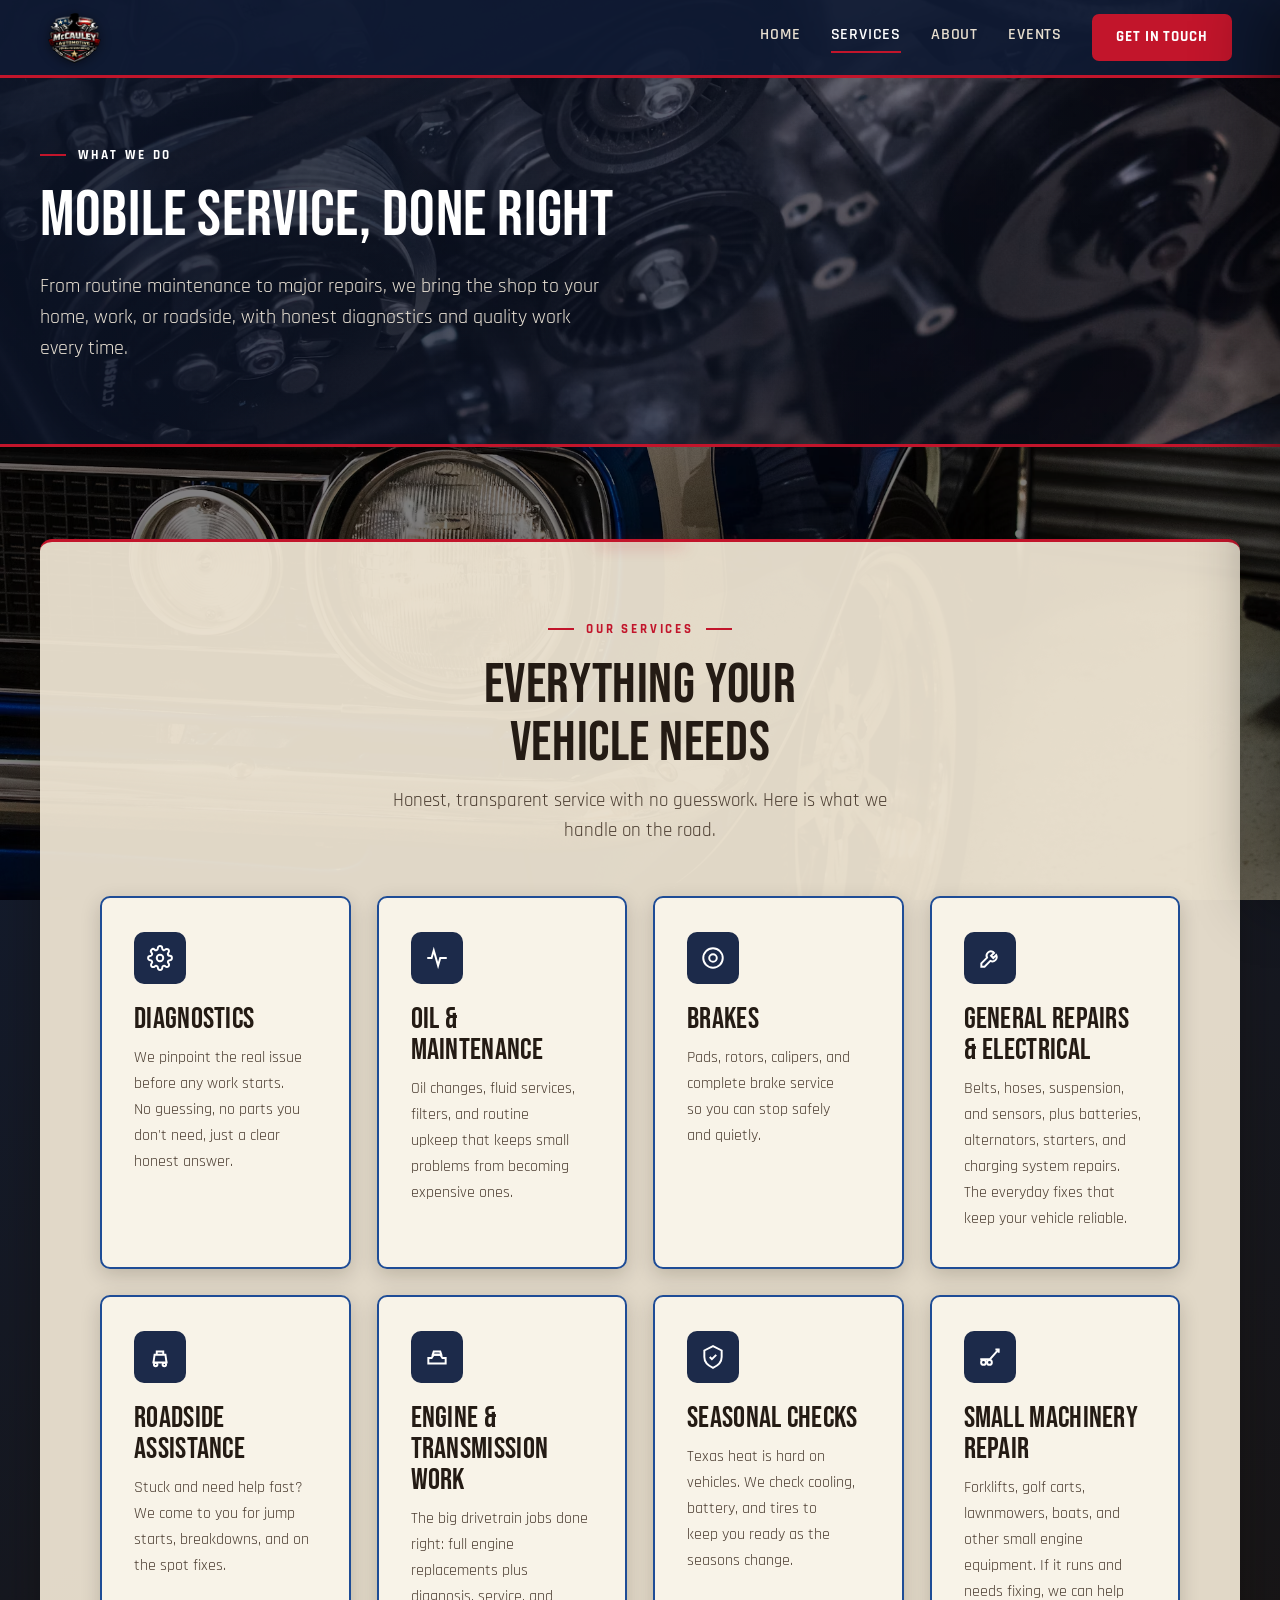
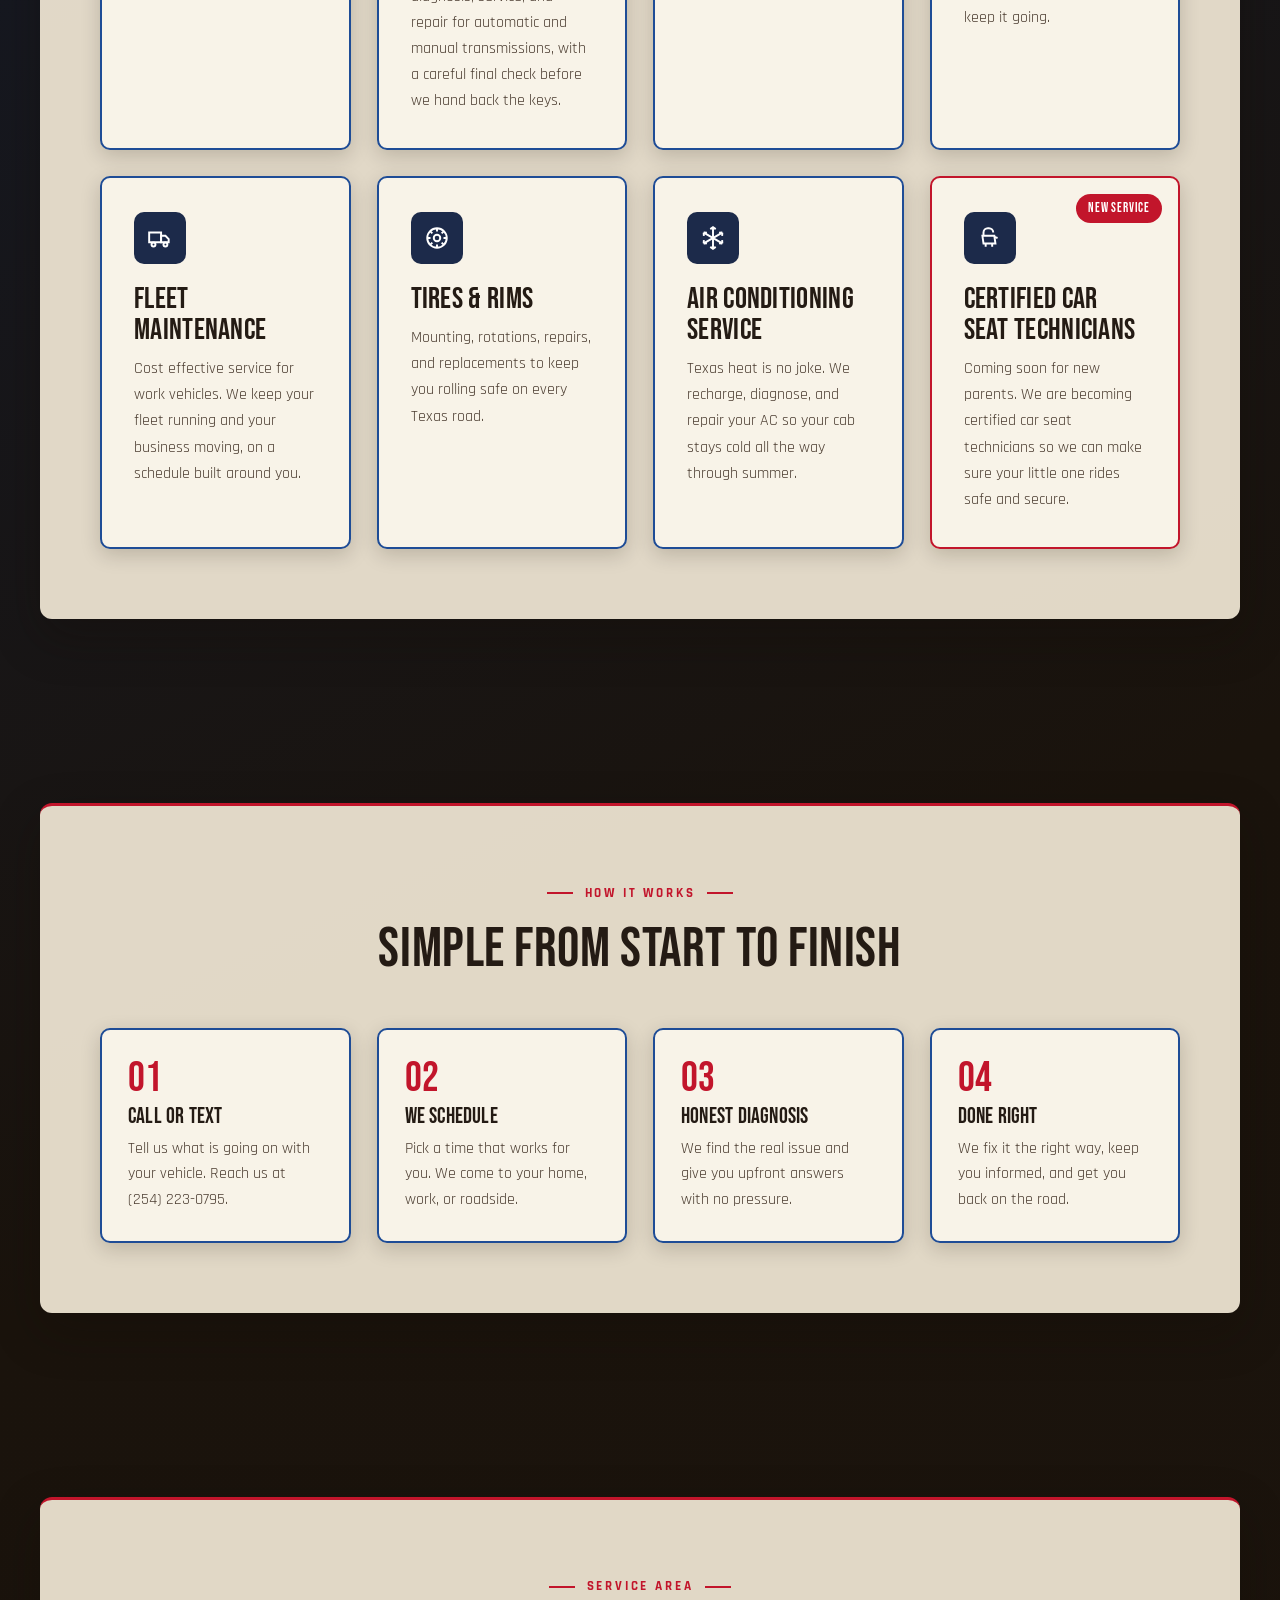
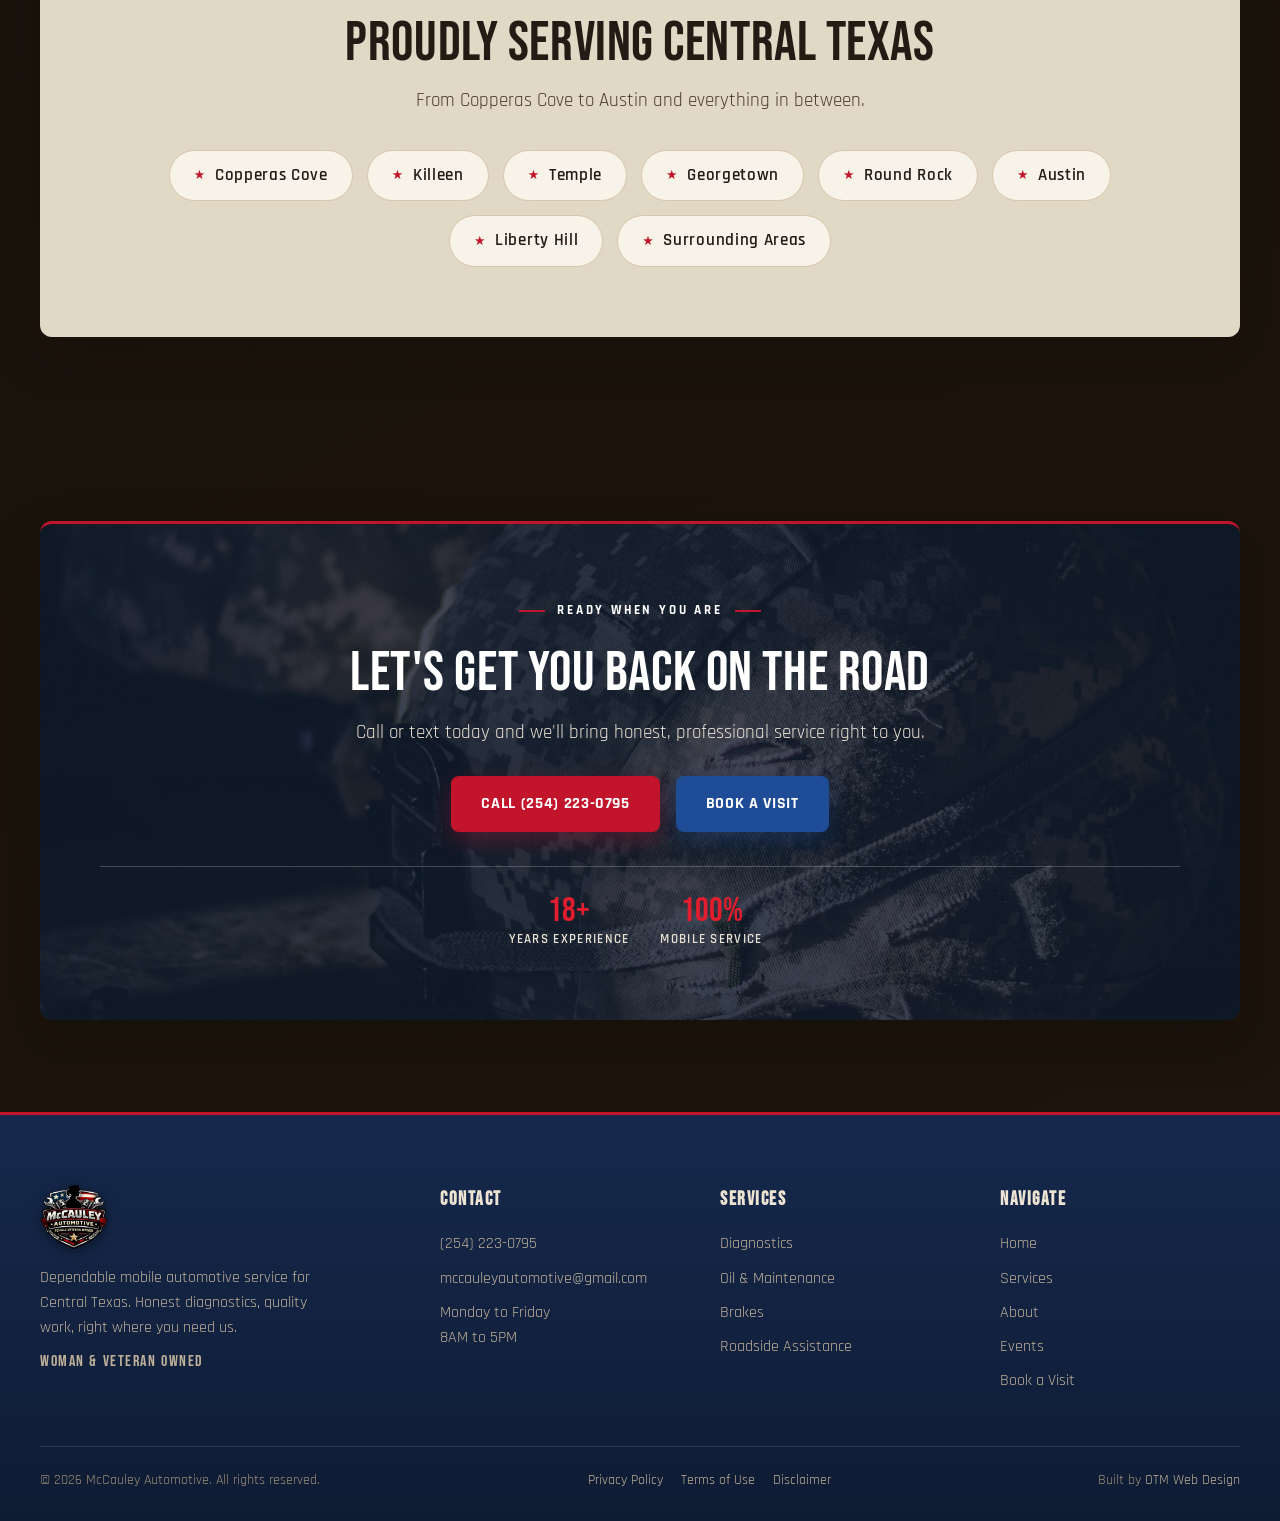
<file: services.html>
<!DOCTYPE html>
<html lang="en">
<head>
<meta charset="UTF-8">
<meta name="viewport" content="width=device-width, initial-scale=1.0">
<title>Services | McCauley Automotive Mobile Mechanic</title>
<meta name="description" content="Mobile auto repair services across Central Texas: diagnostics, oil and maintenance, brakes, batteries, general repairs, roadside assistance, and major repairs. We come to you.">
<link rel="preconnect" href="https://fonts.googleapis.com">
<link rel="preconnect" href="https://fonts.gstatic.com" crossorigin>
<link href="https://fonts.googleapis.com/css2?family=Bebas+Neue&family=Rajdhani:wght@400;500;600;700&display=swap" rel="stylesheet">
<link rel="stylesheet" href="styles.css">
</head>
<body data-page="services">

<header class="nav" id="nav">
  <div class="nav-inner">
    <a href="index.html" class="brand">
      <img src="assets/logo.png" alt="McCauley Automotive logo" class="brand-logo">
    </a>
    <button class="hamburger" id="hamburger" aria-label="Open menu" aria-expanded="false" aria-controls="mobileMenu">
      <span class="ham-line"></span><span class="ham-line"></span><span class="ham-line"></span>
    </button>
    <nav class="nav-links" aria-label="Primary">
      <a href="index.html" class="nav-link" data-nav="home">Home</a>
      <a href="services.html" class="nav-link" data-nav="services">Services</a>
      <a href="about.html" class="nav-link" data-nav="about">About</a>
      <a href="events.html" class="nav-link" data-nav="events">Events</a>
      <a href="book.html" class="nav-cta">Get in touch</a>
    </nav>
  </div>
</header>
<div class="nav-backdrop" id="navBackdrop"></div>
<aside class="mobile-menu" id="mobileMenu" aria-label="Mobile navigation">
  <a href="index.html" class="m-link">Home</a>
  <a href="services.html" class="m-link">Services</a>
  <a href="about.html" class="m-link">About</a>
  <a href="events.html" class="m-link">Events</a>
  <a href="book.html" class="m-cta">Get in touch</a>
  <a href="tel:+12542230795" class="m-call">Call (254) 223-0795</a>
</aside>

<!-- PAGE HERO -->
<section class="hero hero--page">
  <div class="hero-content">
    <div class="hero-inner">
      <span class="eyebrow">What We Do</span>
      <h1>Mobile Service, Done Right</h1>
      <p>From routine maintenance to major repairs, we bring the shop to your home, work, or roadside, with honest diagnostics and quality work every time.</p>
    </div>
  </div>
</section>

<!-- SERVICES DETAIL -->
<section class="section">
  <div class="container frame frame--tab">
    <div class="section-head">
      <span class="eyebrow eyebrow--center">Our Services</span>
      <h2>Everything Your Vehicle Needs</h2>
      <p class="lede">Honest, transparent service with no guesswork. Here is what we handle on the road.</p>
    </div>
    <div class="svc-grid svc-grid--4">
      <div class="svc-card">
        <div class="svc-icon"><svg viewBox="0 0 24 24"><circle cx="12" cy="12" r="3"/><path d="M19.4 15a1.65 1.65 0 0 0 .33 1.82l.06.06a2 2 0 1 1-2.83 2.83l-.06-.06a1.65 1.65 0 0 0-1.82-.33 1.65 1.65 0 0 0-1 1.51V21a2 2 0 1 1-4 0v-.09A1.65 1.65 0 0 0 9 19.4a1.65 1.65 0 0 0-1.82.33l-.06.06a2 2 0 1 1-2.83-2.83l.06-.06a1.65 1.65 0 0 0 .33-1.82 1.65 1.65 0 0 0-1.51-1H3a2 2 0 1 1 0-4h.09A1.65 1.65 0 0 0 4.6 9a1.65 1.65 0 0 0-.33-1.82l-.06-.06a2 2 0 1 1 2.83-2.83l.06.06a1.65 1.65 0 0 0 1.82.33H9a1.65 1.65 0 0 0 1-1.51V3a2 2 0 1 1 4 0v.09a1.65 1.65 0 0 0 1 1.51 1.65 1.65 0 0 0 1.82-.33l.06-.06a2 2 0 1 1 2.83 2.83l-.06.06a1.65 1.65 0 0 0-.33 1.82V9a1.65 1.65 0 0 0 1.51 1H21a2 2 0 1 1 0 4h-.09a1.65 1.65 0 0 0-1.51 1z"/></svg></div>
        <h3>Diagnostics</h3>
        <p>We pinpoint the real issue before any work starts. No guessing, no parts you don't need, just a clear honest answer.</p>
      </div>
      <div class="svc-card">
        <div class="svc-icon"><svg viewBox="0 0 24 24"><path d="M3 12h4l2-7 4 14 2-7h6"/></svg></div>
        <h3>Oil &amp; Maintenance</h3>
        <p>Oil changes, fluid services, filters, and routine upkeep that keeps small problems from becoming expensive ones.</p>
      </div>
      <div class="svc-card">
        <div class="svc-icon"><svg viewBox="0 0 24 24"><circle cx="12" cy="12" r="9"/><circle cx="12" cy="12" r="3.5"/></svg></div>
        <h3>Brakes</h3>
        <p>Pads, rotors, calipers, and complete brake service so you can stop safely and quietly.</p>
      </div>
      <div class="svc-card">
        <div class="svc-icon"><svg viewBox="0 0 24 24"><path d="M14.7 6.3a4 4 0 0 0-5.4 5.4L4 17v3h3l5.3-5.3a4 4 0 0 0 5.4-5.4l-2.7 2.7-2-2 2.7-2.7z"/></svg></div>
        <h3>General Repairs &amp; Electrical</h3>
        <p>Belts, hoses, suspension, and sensors, plus batteries, alternators, starters, and charging system repairs. The everyday fixes that keep your vehicle reliable.</p>
      </div>
      <div class="svc-card">
        <div class="svc-icon"><svg viewBox="0 0 24 24"><path d="M5 17h14M6 17l1-7h10l1 7M9 10V7h6v3"/><circle cx="8" cy="19" r="1.6"/><circle cx="16" cy="19" r="1.6"/></svg></div>
        <h3>Roadside Assistance</h3>
        <p>Stuck and need help fast? We come to you for jump starts, breakdowns, and on the spot fixes.</p>
      </div>
      <div class="svc-card">
        <div class="svc-icon"><svg viewBox="0 0 24 24"><path d="M4 13h3l2-3h6l2 3h3v5H4z"/><path d="M9 7h6l1 3H8z"/></svg></div>
        <h3>Engine &amp; Transmission Work</h3>
        <p>The big drivetrain jobs done right: full engine replacements plus diagnosis, service, and repair for automatic and manual transmissions, with a careful final check before we hand back the keys.</p>
      </div>
      <div class="svc-card">
        <div class="svc-icon"><svg viewBox="0 0 24 24"><path d="M12 2 4 6v6c0 5 3.5 8 8 10 4.5-2 8-5 8-10V6z"/><path d="M9 12l2 2 4-4"/></svg></div>
        <h3>Seasonal Checks</h3>
        <p>Texas heat is hard on vehicles. We check cooling, battery, and tires to keep you ready as the seasons change.</p>
      </div>
      <div class="svc-card">
        <div class="svc-icon"><svg viewBox="0 0 24 24"><path d="M3 14h9l8-9"/><path d="M17 5h3v3"/><circle cx="6" cy="17" r="2.2"/><circle cx="11.5" cy="17" r="2.2"/></svg></div>
        <h3>Small Machinery Repair</h3>
        <p>Forklifts, golf carts, lawnmowers, boats, and other small engine equipment. If it runs and needs fixing, we can help keep it going.</p>
      </div>
      <div class="svc-card">
        <div class="svc-icon"><svg viewBox="0 0 24 24"><path d="M2 7h11v9H2z"/><path d="M13 10h4l3 3v3h-7z"/><circle cx="6" cy="18" r="1.8"/><circle cx="17" cy="18" r="1.8"/></svg></div>
        <h3>Fleet Maintenance</h3>
        <p>Cost effective service for work vehicles. We keep your fleet running and your business moving, on a schedule built around you.</p>
      </div>
      <div class="svc-card">
        <div class="svc-icon"><svg viewBox="0 0 24 24"><circle cx="12" cy="12" r="9"/><circle cx="12" cy="12" r="3"/><path d="M12 3v3M12 18v3M3 12h3M18 12h3M5.6 5.6l2.1 2.1M16.3 16.3l2.1 2.1M18.4 5.6l-2.1 2.1M7.7 16.3l-2.1 2.1"/></svg></div>
        <h3>Tires &amp; Rims</h3>
        <p>Mounting, rotations, repairs, and replacements to keep you rolling safe on every Texas road.</p>
      </div>
      <div class="svc-card">
        <div class="svc-icon"><svg viewBox="0 0 24 24"><path d="M12 2v20M3.4 7l17.2 10M20.6 7L3.4 17"/><path d="M9.5 3.8 12 2l2.5 1.8M9.5 20.2 12 22l2.5-1.8M3.4 7l3 .2M3.4 7l.2 3M20.6 17l-3-.2M20.6 17l-.2-3M20.6 7l-.2 3M20.6 7l-3 .2M3.4 17l.2-3M3.4 17l3-.2"/></svg></div>
        <h3>Air Conditioning Service</h3>
        <p>Texas heat is no joke. We recharge, diagnose, and repair your AC so your cab stays cold all the way through summer.</p>
      </div>
      <div class="svc-card svc-card--new">
        <span class="svc-flag">New Service</span>
        <div class="svc-icon"><svg viewBox="0 0 24 24"><path d="M6 10V7a4 4 0 0 1 4-4h1a4 4 0 0 1 4 4"/><path d="M5 10h11l1 7H6z"/><path d="M8 17v3M14 17v3"/><path d="M16 11l3 1"/></svg></div>
        <h3>Certified Car Seat Technicians</h3>
        <p>Coming soon for new parents. We are becoming certified car seat technicians so we can make sure your little one rides safe and secure.</p>
      </div>
    </div>
  </div>
</section>

<!-- PROCESS -->
<section class="section">
  <div class="container frame">
    <div class="section-head">
      <span class="eyebrow eyebrow--center">How It Works</span>
      <h2>Simple From Start To Finish</h2>
    </div>
    <div class="steps-grid">
      <div class="step">
        <div class="n">01</div>
        <h3>Call or Text</h3>
        <p>Tell us what is going on with your vehicle. Reach us at (254) 223-0795.</p>
      </div>
      <div class="step">
        <div class="n">02</div>
        <h3>We Schedule</h3>
        <p>Pick a time that works for you. We come to your home, work, or roadside.</p>
      </div>
      <div class="step">
        <div class="n">03</div>
        <h3>Honest Diagnosis</h3>
        <p>We find the real issue and give you upfront answers with no pressure.</p>
      </div>
      <div class="step">
        <div class="n">04</div>
        <h3>Done Right</h3>
        <p>We fix it the right way, keep you informed, and get you back on the road.</p>
      </div>
    </div>
  </div>
</section>

<!-- SERVICE AREA -->
<section class="section">
  <div class="container frame">
    <div class="area-wrap">
      <span class="eyebrow eyebrow--center">Service Area</span>
      <h2>Proudly Serving Central Texas</h2>
      <p class="lede" style="margin:14px auto 0;">From Copperas Cove to Austin and everything in between.</p>
      <div class="area-chips">
        <span class="area-chip"><span class="star">&#9733;</span> Copperas Cove</span>
        <span class="area-chip"><span class="star">&#9733;</span> Killeen</span>
        <span class="area-chip"><span class="star">&#9733;</span> Temple</span>
        <span class="area-chip"><span class="star">&#9733;</span> Georgetown</span>
        <span class="area-chip"><span class="star">&#9733;</span> Round Rock</span>
        <span class="area-chip"><span class="star">&#9733;</span> Austin</span>
        <span class="area-chip"><span class="star">&#9733;</span> Liberty Hill</span>
        <span class="area-chip"><span class="star">&#9733;</span> Surrounding Areas</span>
      </div>
    </div>
  </div>
</section>

<!-- CTA -->
<section class="section">
  <div class="container frame frame--cta">
    <div class="cta">
      <span class="eyebrow eyebrow--center">Ready When You Are</span>
      <h2>Let's Get You Back On The Road</h2>
      <p class="lede">Call or text today and we'll bring honest, professional service right to you.</p>
      <div class="cta-actions">
        <a href="tel:+12542230795" class="btn btn--primary">Call (254) 223-0795</a>
        <a href="book.html" class="btn btn--blue">Book a Visit</a>
      </div>
      <div class="cta-trust">
        <div class="ti"><div class="v">18+</div><div class="d">Years Experience</div></div>
        <div class="ti"><div class="v">100%</div><div class="d">Mobile Service</div></div>
      </div>
    </div>
  </div>
</section>

<!-- FOOTER -->
<footer class="footer">
  <div class="footer-inner">
    <div class="f-col f-brand">
      <img src="assets/logo.png" alt="" class="f-logo">
      <p class="f-tag">Dependable mobile automotive service for Central Texas. Honest diagnostics, quality work, right where you need us.</p>
      <p class="f-owned">Woman &amp; Veteran Owned</p>
    </div>
    <div class="f-col">
      <h4>Contact</h4>
      <a href="tel:+12542230795">(254) 223-0795</a>
      <a href="mailto:mccauleyautomotive@gmail.com">mccauleyautomotive@gmail.com</a>
      <p>Monday to Friday<br>8AM to 5PM</p>
    </div>
    <div class="f-col">
      <h4>Services</h4>
      <a href="services.html">Diagnostics</a>
      <a href="services.html">Oil &amp; Maintenance</a>
      <a href="services.html">Brakes</a>
      <a href="services.html">Roadside Assistance</a>
    </div>
    <div class="f-col">
      <h4>Navigate</h4>
      <a href="index.html">Home</a>
      <a href="services.html">Services</a>
      <a href="about.html">About</a>
      <a href="events.html">Events</a>
      <a href="book.html">Book a Visit</a>
    </div>
  </div>
  <div class="footer-bottom">
    <p>&copy; 2026 McCauley Automotive. All rights reserved.</p>
    <nav class="footer-legal" aria-label="Legal">
      <a href="legal.html#privacy">Privacy Policy</a>
      <a href="legal.html#terms">Terms of Use</a>
      <a href="legal.html#disclaimer">Disclaimer</a>
    </nav>
    <p class="otm-credit">Built by <a href="https://otm-designs.com" target="_blank" rel="noopener">OTM Web Design</a></p>
  </div>
</footer>

<div class="callbar">
  <a href="tel:+12542230795"><svg viewBox="0 0 24 24"><path d="M22 16.92v3a2 2 0 0 1-2.18 2 19.79 19.79 0 0 1-8.63-3.07 19.5 19.5 0 0 1-6-6 19.79 19.79 0 0 1-3.07-8.67A2 2 0 0 1 4.11 2h3a2 2 0 0 1 2 1.72c.13.96.36 1.9.7 2.81a2 2 0 0 1-.45 2.11L8.09 9.91a16 16 0 0 0 6 6l1.27-1.27a2 2 0 0 1 2.11-.45c.91.34 1.85.57 2.81.7A2 2 0 0 1 22 16.92z"/></svg> Call (254) 223-0795</a>
</div>

<script src="script.js"></script>
</body>
</html>
</file>
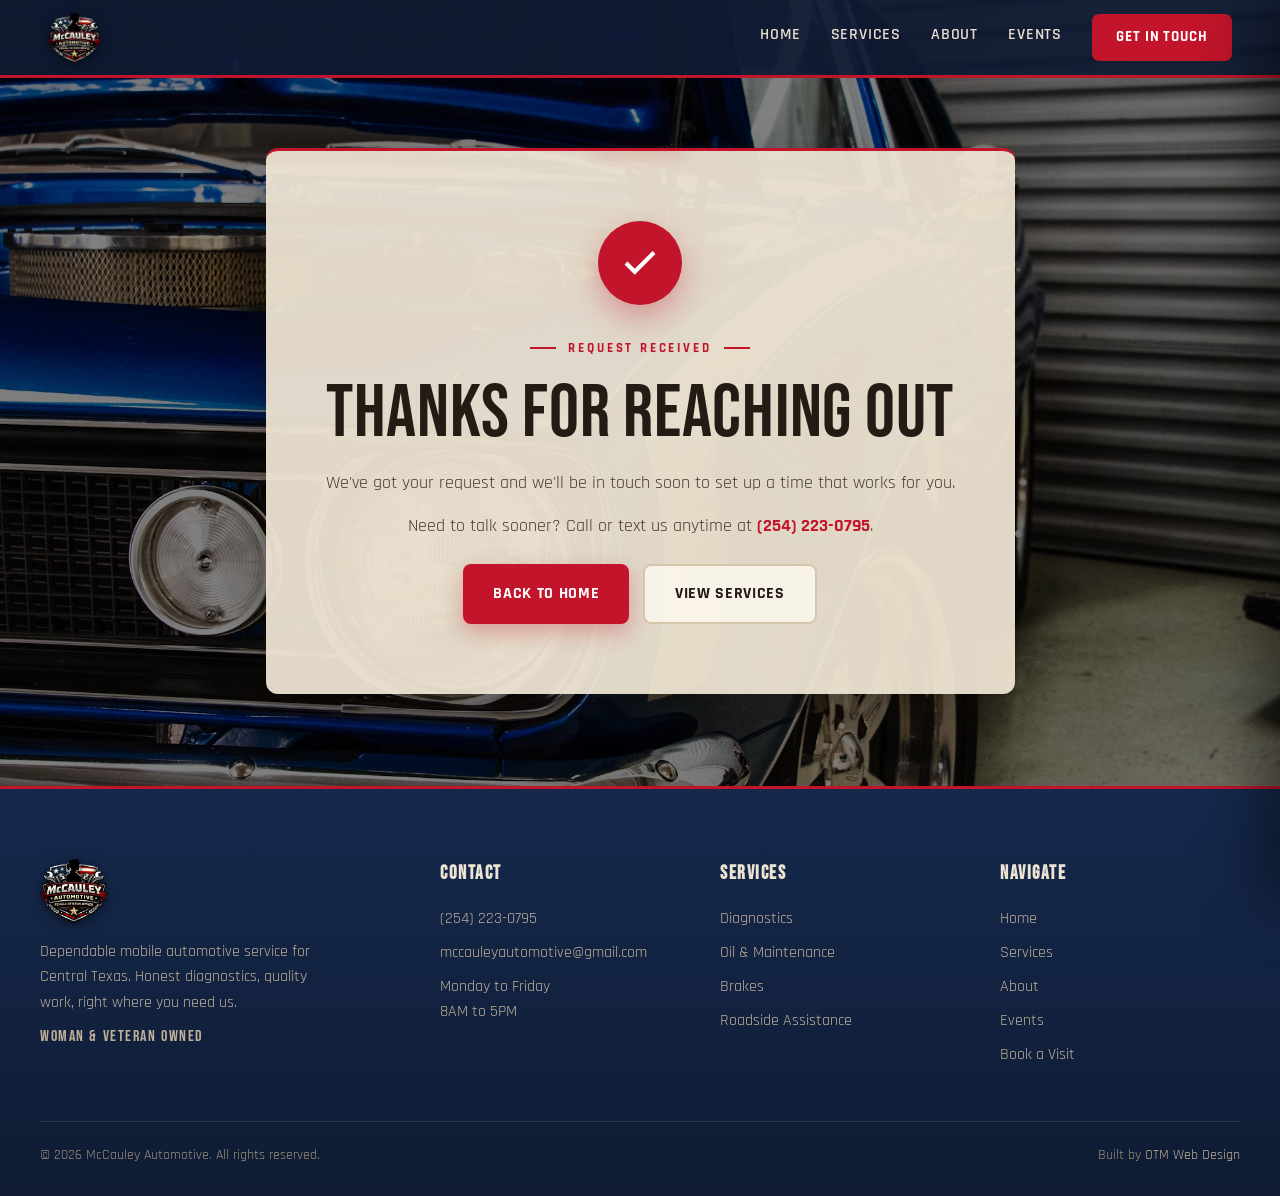
<file: thank-you.html>
<!DOCTYPE html>
<html lang="en">
<head>
<meta charset="UTF-8">
<meta name="viewport" content="width=device-width, initial-scale=1.0">
<title>Thank You | McCauley Automotive</title>
<meta name="description" content="Thank you for reaching out to McCauley Automotive. We will get right back to you to schedule your mobile service visit.">
<meta name="robots" content="noindex">
<link rel="preconnect" href="https://fonts.googleapis.com">
<link rel="preconnect" href="https://fonts.gstatic.com" crossorigin>
<link href="https://fonts.googleapis.com/css2?family=Bebas+Neue&family=Rajdhani:wght@400;500;600;700&display=swap" rel="stylesheet">
<link rel="stylesheet" href="styles.css">
</head>
<body data-page="thankyou">

<header class="nav" id="nav">
  <div class="nav-inner">
    <a href="index.html" class="brand">
      <img src="assets/logo.png" alt="McCauley Automotive logo" class="brand-logo">
    </a>
    <button class="hamburger" id="hamburger" aria-label="Open menu" aria-expanded="false" aria-controls="mobileMenu">
      <span class="ham-line"></span><span class="ham-line"></span><span class="ham-line"></span>
    </button>
    <nav class="nav-links" aria-label="Primary">
      <a href="index.html" class="nav-link" data-nav="home">Home</a>
      <a href="services.html" class="nav-link" data-nav="services">Services</a>
      <a href="about.html" class="nav-link" data-nav="about">About</a>
      <a href="events.html" class="nav-link" data-nav="events">Events</a>
      <a href="book.html" class="nav-cta">Get in touch</a>
    </nav>
  </div>
</header>
<div class="nav-backdrop" id="navBackdrop"></div>
<aside class="mobile-menu" id="mobileMenu" aria-label="Mobile navigation">
  <a href="index.html" class="m-link">Home</a>
  <a href="services.html" class="m-link">Services</a>
  <a href="about.html" class="m-link">About</a>
  <a href="events.html" class="m-link">Events</a>
  <a href="book.html" class="m-cta">Get in touch</a>
  <a href="tel:+12542230795" class="m-call">Call (254) 223-0795</a>
</aside>

<section class="section" style="min-height:72vh;display:flex;align-items:center;padding-top:calc(var(--nav-h) + 70px);">
  <div class="container frame frame--tab">
    <div class="ty-wrap">
      <div class="ty-mark"><svg viewBox="0 0 24 24"><path d="M20 6 9 17l-5-5"/></svg></div>
      <span class="eyebrow eyebrow--center">Request Received</span>
      <h1>Thanks For Reaching Out</h1>
      <p>We've got your request and we'll be in touch soon to set up a time that works for you.</p>
      <p>Need to talk sooner? Call or text us anytime at <a href="tel:+12542230795" style="color:var(--red);font-weight:700;">(254) 223-0795</a>.</p>
      <div class="ty-actions">
        <a href="index.html" class="btn btn--primary">Back To Home</a>
        <a href="services.html" class="btn btn--light">View Services</a>
      </div>
    </div>
  </div>
</section>

<footer class="footer">
  <div class="footer-inner">
    <div class="f-col f-brand">
      <img src="assets/logo.png" alt="" class="f-logo">
      <p class="f-tag">Dependable mobile automotive service for Central Texas. Honest diagnostics, quality work, right where you need us.</p>
      <p class="f-owned">Woman &amp; Veteran Owned</p>
    </div>
    <div class="f-col">
      <h4>Contact</h4>
      <a href="tel:+12542230795">(254) 223-0795</a>
      <a href="mailto:mccauleyautomotive@gmail.com">mccauleyautomotive@gmail.com</a>
      <p>Monday to Friday<br>8AM to 5PM</p>
    </div>
    <div class="f-col">
      <h4>Services</h4>
      <a href="services.html">Diagnostics</a>
      <a href="services.html">Oil &amp; Maintenance</a>
      <a href="services.html">Brakes</a>
      <a href="services.html">Roadside Assistance</a>
    </div>
    <div class="f-col">
      <h4>Navigate</h4>
      <a href="index.html">Home</a>
      <a href="services.html">Services</a>
      <a href="about.html">About</a>
      <a href="events.html">Events</a>
      <a href="book.html">Book a Visit</a>
    </div>
  </div>
  <div class="footer-bottom">
    <p>&copy; 2026 McCauley Automotive. All rights reserved.</p>
    <p class="otm-credit">Built by <a href="https://otm-designs.com" target="_blank" rel="noopener">OTM Web Design</a></p>
  </div>
</footer>

<div class="callbar">
  <a href="tel:+12542230795"><svg viewBox="0 0 24 24"><path d="M22 16.92v3a2 2 0 0 1-2.18 2 19.79 19.79 0 0 1-8.63-3.07 19.5 19.5 0 0 1-6-6 19.79 19.79 0 0 1-3.07-8.67A2 2 0 0 1 4.11 2h3a2 2 0 0 1 2 1.72c.13.96.36 1.9.7 2.81a2 2 0 0 1-.45 2.11L8.09 9.91a16 16 0 0 0 6 6l1.27-1.27a2 2 0 0 1 2.11-.45c.91.34 1.85.57 2.81.7A2 2 0 0 1 22 16.92z"/></svg> Call (254) 223-0795</a>
</div>

<script src="script.js"></script>
</body>
</html>
</file>
<file: styles.css>
/* ==========================================================================
   McCauley Automotive  |  OTM Web Design
   Background build: dark atmospheric locked bg + warm sandstone floating frames
   Accent: muscle red (primary) + navy (secondary, patriotic), star detailing
   ========================================================================== */

/* ---------- Fonts ---------- */
@import url('https://fonts.googleapis.com/css2?family=Bebas+Neue&family=Rajdhani:wght@400;500;600;700&display=swap');

/* ---------- Tokens ---------- */
:root {
  /* accent */
  --red: #C2152B;
  --red-bright: #E11D2E;
  --red-deep: #8E1019;
  --navy: #1C2A4A;
  --navy-deep: #111E38;
  --blue: #1E4C96;          /* card outline blue, reads clearly on cream */
  --blue-bright: #2E63C0;
  --blue-deep: #163B78;

  /* deep navy-blue surfaces (nav, marquee, footer) */
  --steel-1: #16294D;
  --steel-2: #0E1B33;

  /* text */
  --ink: #241B14;
  --ink-soft: #4B3D31;
  --ink-mute: #6B5B4C;

  /* warm frames */
  --frame: rgba(238, 229, 211, 0.94);   /* primary sandstone/wheat */
  --frame-light: rgba(249, 244, 234, 0.97); /* sub-cards */
  --frame-deep: rgba(208, 188, 156, 0.95);  /* emphasis: stats, cta, special */
  --line: #D6C7AC;
  --line-soft: #E3D8C2;

  /* deepest warm (marquee + footer) */
  --espresso-1: #271D14;
  --espresso-2: #1C140D;

  /* shadows */
  --shadow-soft: 0 6px 20px rgba(20, 14, 8, 0.18);
  --shadow-lift: 0 18px 48px rgba(18, 12, 6, 0.32);
  --shadow-card: 0 10px 28px rgba(18, 12, 6, 0.16);

  /* layout */
  --container: 1240px;
  --radius: 12px;
  --nav-h: 78px;
}

/* ---------- Reset ---------- */
* { margin: 0; padding: 0; box-sizing: border-box; }

html { scroll-behavior: smooth; }

body {
  font-family: 'Rajdhani', system-ui, sans-serif;
  font-size: 17px;
  line-height: 1.6;
  color: var(--ink);
  background: linear-gradient(155deg, var(--navy-deep) 0%, #1a130c 55%, var(--espresso-2) 100%);
  position: relative;
  overflow-x: hidden;
}

/* Locked atmospheric background image. Only darkening is this filter. */
body::before {
  content: "";
  position: fixed;
  inset: 0;
  background-image: url('assets/body-bg.jpg');
  background-size: cover;
  background-position: center;
  background-repeat: no-repeat;
  filter: brightness(0.5);
  z-index: -1;
}

img { max-width: 100%; display: block; }
a { text-decoration: none; color: inherit; }
button { font-family: inherit; cursor: pointer; border: none; background: none; }

h1, h2, h3 {
  font-family: 'Bebas Neue', sans-serif;
  font-weight: 400;
  line-height: 1.02;
  letter-spacing: 0.01em;
  text-transform: uppercase;
  text-wrap: balance;
  color: var(--ink);
}

p { text-wrap: pretty; }

/* ---------- Reusable bits ---------- */
.container { max-width: var(--container); margin: 0 auto; }

.section { padding: 92px 40px; position: relative; }

.frame {
  background: var(--frame);
  border-radius: var(--radius);
  box-shadow: var(--shadow-lift);
  padding: 70px 60px;
  position: relative;
  border-top: 3px solid var(--red);
}

.frame--deep { background: var(--frame-deep); }

/* image-backed CTA banner (stays contained; dark navy wash for legibility) */
.frame--cta {
  background:
    linear-gradient(rgba(11, 20, 39, 0.76), rgba(11, 20, 39, 0.78)),
    url('assets/cta-bg.jpg');
  background-size: cover;
  background-position: center;
  border-top: 3px solid var(--red);
}
.frame--cta .cta h2 { color: #fff; }
.frame--cta .cta .lede { color: #E9E1D4; }
.frame--cta .eyebrow { color: #fff; }
.frame--cta .cta-trust { border-top-color: rgba(255, 255, 255, 0.22); }
.frame--cta .cta-trust .ti .v { color: var(--red-bright); }
.frame--cta .cta-trust .ti .d { color: #E9E1D4; }

/* center accent tab: first content frame on inner pages (no marquee above) */
.frame--tab::after {
  content: "";
  position: absolute;
  top: -3px;
  left: 50%;
  transform: translateX(-50%);
  width: 90px;
  height: 3px;
  background: var(--red);
  border-radius: 0 0 3px 3px;
  box-shadow: 0 4px 14px rgba(194, 21, 43, 0.5);
}

.eyebrow {
  display: inline-flex;
  align-items: center;
  gap: 12px;
  font-size: 0.8rem;
  font-weight: 700;
  letter-spacing: 0.22em;
  text-transform: uppercase;
  color: var(--red);
  margin-bottom: 18px;
}
.eyebrow::before {
  content: "";
  width: 26px;
  height: 2px;
  background: var(--red);
}
.eyebrow--center { justify-content: center; }
.eyebrow--center::after {
  content: "";
  width: 26px;
  height: 2px;
  background: var(--red);
}

h1 { font-size: clamp(2.9rem, 6.4vw, 4.7rem); }
h2 { font-size: clamp(2.3rem, 4.6vw, 3.5rem); }
h3 { font-size: clamp(1.5rem, 2.4vw, 1.9rem); }

.lede { font-size: 1.18rem; color: var(--ink-soft); max-width: 60ch; }

/* ---------- Buttons ---------- */
.btn {
  display: inline-flex;
  align-items: center;
  justify-content: center;
  gap: 10px;
  font-weight: 700;
  font-size: 1.02rem;
  letter-spacing: 0.04em;
  text-transform: uppercase;
  padding: 15px 30px;
  border-radius: 8px;
  transition: transform 0.2s ease, box-shadow 0.2s ease, background 0.2s ease, color 0.2s ease;
}
.btn--primary {
  background: var(--red);
  color: #fff;
  box-shadow: 0 8px 22px rgba(194, 21, 43, 0.32);
}
.btn--primary:hover {
  background: var(--red-deep);
  transform: translateY(-2px);
  box-shadow: 0 12px 28px rgba(194, 21, 43, 0.40);
}
.btn--ghost {
  background: transparent;
  color: var(--ink);
  border: 2px solid var(--ink);
}
.btn--ghost:hover {
  border-color: var(--navy);
  color: #fff;
  background: var(--navy);
  transform: translateY(-2px);
}
.btn--light {
  background: var(--frame-light);
  color: var(--ink);
  border: 2px solid var(--line);
}
.btn--light:hover { border-color: var(--red); color: var(--red); transform: translateY(-2px); }
.btn--blue {
  background: var(--blue);
  color: #fff;
  box-shadow: 0 8px 22px rgba(30, 76, 150, 0.34);
}
.btn--blue:hover {
  background: var(--blue-deep);
  transform: translateY(-2px);
  box-shadow: 0 12px 28px rgba(30, 76, 150, 0.42);
}

/* ==========================================================================
   NAV
   ========================================================================== */
.nav {
  position: fixed;
  top: 0; left: 0; right: 0;
  height: var(--nav-h);
  z-index: 120;
  background: rgba(16, 27, 51, 0.92);
  border-bottom: 3px solid var(--red);
}
.nav-inner {
  max-width: var(--container);
  margin: 0 auto;
  height: 100%;
  padding: 0 28px;
  display: flex;
  align-items: center;
  justify-content: space-between;
}
.brand { display: flex; align-items: center; gap: 12px; }
.brand-logo {
  height: 50px;
  width: auto;
  filter: drop-shadow(0 2px 6px rgba(0, 0, 0, 0.45));
  transition: transform 0.25s ease;
}
.brand:hover .brand-logo { transform: scale(1.04); }
.brand-text { display: none; }
.brand-mark {
  font-family: 'Bebas Neue', sans-serif;
  font-size: 1.55rem;
  letter-spacing: 0.04em;
  color: #F3EADB;
}
.brand-sub {
  font-size: 0.7rem;
  font-weight: 700;
  letter-spacing: 0.34em;
  text-transform: uppercase;
  color: var(--red);
}

.nav-links { display: flex; align-items: center; gap: 30px; }
.nav-link {
  font-weight: 600;
  font-size: 1.02rem;
  letter-spacing: 0.05em;
  text-transform: uppercase;
  color: #E7DECF;
  padding-bottom: 3px;
  border-bottom: 2px solid transparent;
  transition: color 0.2s ease, border-color 0.2s ease;
}
.nav-link:hover { color: #fff; }
.nav-link.is-active { color: #fff; border-bottom-color: var(--red); }
.nav-cta {
  font-weight: 700;
  font-size: 0.95rem;
  letter-spacing: 0.06em;
  text-transform: uppercase;
  color: #fff;
  background: var(--red);
  padding: 11px 24px;
  border-radius: 7px;
  transition: background 0.2s ease, transform 0.2s ease;
}
.nav-cta:hover { background: var(--red-deep); transform: translateY(-2px); }

/* hamburger */
.hamburger {
  display: none;
  position: relative;
  width: 48px; height: 48px;
  z-index: 220;
}
.ham-line {
  position: absolute;
  left: 11px;
  width: 26px; height: 2.5px;
  background: var(--red);
  border-radius: 2px;
  transition: transform 0.3s cubic-bezier(0.5, 0, 0.2, 1), opacity 0.3s cubic-bezier(0.5, 0, 0.2, 1);
}
.ham-line:nth-child(1) { top: 16px; }
.ham-line:nth-child(2) { top: 22.75px; }
.ham-line:nth-child(3) { top: 29.5px; }
body.nav-open .ham-line:nth-child(1) { transform: translateY(6.75px) rotate(45deg); }
body.nav-open .ham-line:nth-child(2) { opacity: 0; }
body.nav-open .ham-line:nth-child(3) { transform: translateY(-6.75px) rotate(-45deg); }

/* mobile menu panel */
.nav-backdrop {
  position: fixed;
  inset: 0;
  background: rgba(0, 0, 0, 0.55);
  backdrop-filter: blur(2px);
  opacity: 0;
  pointer-events: none;
  transition: opacity 0.35s ease;
  z-index: 200;
}
body.nav-open .nav-backdrop { opacity: 1; pointer-events: auto; }

.mobile-menu {
  position: fixed;
  top: 0; right: 0; bottom: 0;
  width: min(78vw, 360px);
  background: linear-gradient(165deg, var(--navy-deep) 0%, #16294d 60%, var(--steel-2) 100%);
  border-left: 3px solid var(--red);
  box-shadow: -20px 0 60px rgba(0, 0, 0, 0.45);
  padding: 96px 32px 50px;
  transform: translateX(100%);
  transition: transform 0.4s cubic-bezier(0.5, 0, 0.2, 1);
  z-index: 210;
  display: flex;
  flex-direction: column;
}
body.nav-open .mobile-menu { transform: translateX(0); }
.m-link {
  font-family: 'Bebas Neue', sans-serif;
  font-size: 1.6rem;
  letter-spacing: 0.1em;
  color: #EDE3D3;
  padding: 18px 0;
  border-bottom: 1px solid rgba(194, 21, 43, 0.20);
  transition: color 0.3s cubic-bezier(0.5, 0, 0.2, 1), padding-left 0.3s cubic-bezier(0.5, 0, 0.2, 1);
}
.m-link:hover { color: var(--red); padding-left: 10px; }
.m-cta {
  margin-top: 26px;
  text-align: center;
  font-weight: 700;
  letter-spacing: 0.06em;
  text-transform: uppercase;
  background: var(--red);
  color: #fff;
  padding: 14px;
  border-radius: 8px;
}
.m-call {
  margin-top: 14px;
  text-align: center;
  font-weight: 700;
  letter-spacing: 0.04em;
  color: #EDE3D3;
  border: 2px solid rgba(237, 227, 211, 0.3);
  padding: 13px;
  border-radius: 8px;
}

/* ==========================================================================
   HERO
   ========================================================================== */
.hero {
  position: relative;
  min-height: 86vh;
  display: flex;
  align-items: center;
  padding: calc(var(--nav-h) + 60px) 40px 80px;
  background-image: linear-gradient(100deg, rgba(10, 18, 36, 0.92) 0%, rgba(12, 20, 38, 0.70) 48%, rgba(12, 20, 38, 0.32) 100%), url('assets/hero-main.jpg');
  background-size: cover;
  background-position: center;
  border-bottom: 3px solid var(--red);
}
.hero-content { max-width: var(--container); margin: 0 auto; width: 100%; }
.hero-inner { max-width: 730px; }
.hero .eyebrow { color: #fff; }
.hero .eyebrow::before { background: var(--red); }
.hero h1 { color: #fff; margin-bottom: 22px; }
.hero p {
  color: #E9E1D4;
  font-size: 1.22rem;
  max-width: 56ch;
  margin-bottom: 32px;
}
.hero-actions { display: flex; flex-wrap: wrap; gap: 16px; margin-bottom: 30px; }
.hero-trust {
  display: flex;
  flex-wrap: wrap;
  align-items: center;
  gap: 10px 18px;
  font-weight: 600;
  letter-spacing: 0.08em;
  text-transform: uppercase;
  font-size: 0.86rem;
  color: #D9CFBE;
}
.hero-trust .star { color: var(--red); }

/* inner page hero: gradient fallback, per-page photo applied below */
.hero--page {
  min-height: 46vh;
  background-image:
    radial-gradient(ellipse at 78% 20%, rgba(194, 21, 43, 0.16) 0%, transparent 55%),
    linear-gradient(135deg, var(--navy-deep) 0%, #142544 60%, var(--steel-2) 100%);
  border-bottom: 3px solid var(--red);
}
.hero--page h1 { font-size: clamp(2.6rem, 5.4vw, 4rem); }
.hero--page p { margin-bottom: 0; }

/* per-page hero photos (dark navy wash keeps white text legible) */
body[data-page="services"] .hero--page {
  background-image:
    linear-gradient(100deg, rgba(10, 18, 36, 0.92) 0%, rgba(12, 20, 38, 0.66) 55%, rgba(12, 20, 38, 0.34) 100%),
    url('assets/hero-services.jpg');
  background-size: cover;
  background-position: center;
}
body[data-page="about"] .hero--page {
  background-image:
    linear-gradient(100deg, rgba(10, 18, 36, 0.92) 0%, rgba(12, 20, 38, 0.66) 55%, rgba(12, 20, 38, 0.34) 100%),
    url('assets/hero-about.jpg');
  background-size: cover;
  background-position: center;
}
body[data-page="book"] .hero--page {
  background-image:
    linear-gradient(100deg, rgba(10, 18, 36, 0.92) 0%, rgba(12, 20, 38, 0.66) 55%, rgba(12, 20, 38, 0.34) 100%),
    url('assets/hero-book.jpg');
  background-size: cover;
  background-position: center;
}
body[data-page="events"] .hero--page {
  background-image:
    linear-gradient(100deg, rgba(10, 18, 36, 0.92) 0%, rgba(12, 20, 38, 0.66) 55%, rgba(12, 20, 38, 0.34) 100%),
    url('assets/hero-events.jpg');
  background-size: cover;
  background-position: center;
}

/* ==========================================================================
   MARQUEE  (full bleed, deepest warm tone)
   ========================================================================== */
.marquee {
  background: linear-gradient(180deg, var(--steel-1), var(--steel-2));
  border-top: 2px solid var(--red);
  border-bottom: 2px solid var(--red);
  overflow: hidden;
  white-space: nowrap;
  padding: 18px 0;
}
.marquee-track {
  display: inline-flex;
  align-items: center;
  animation: marquee 40s linear infinite;
}
.marquee:hover .marquee-track { animation-play-state: paused; }
.marquee-item {
  font-family: 'Bebas Neue', sans-serif;
  font-size: 1.32rem;
  letter-spacing: 0.08em;
  color: #EDE3D3;
  padding: 0 26px;
  display: inline-flex;
  align-items: center;
  gap: 26px;
}
.marquee-item .star {
  color: var(--red);
  font-size: 0.85rem;
}
@keyframes marquee {
  from { transform: translateX(0); }
  to { transform: translateX(-50%); }
}
@media (prefers-reduced-motion: reduce) {
  .marquee-track { animation: none; }
}

/* ==========================================================================
   INTRO GRID
   ========================================================================== */
.intro-grid {
  display: grid;
  grid-template-columns: 0.95fr 1.05fr;
  gap: 50px;
  align-items: center;
}
.intro-media { position: relative; }
.intro-media img {
  width: 100%;
  height: 100%;
  min-height: 420px;
  object-fit: cover;
  border-radius: 10px;
  box-shadow: var(--shadow-card);
}
.media-badge {
  position: absolute;
  bottom: 18px; left: 18px;
  background: var(--navy);
  color: #fff;
  font-family: 'Bebas Neue', sans-serif;
  font-size: 1.05rem;
  letter-spacing: 0.12em;
  padding: 10px 18px;
  border-radius: 7px;
  border-left: 3px solid var(--red);
  box-shadow: var(--shadow-soft);
}
.media-badge .star { color: var(--red); margin-right: 6px; }
.intro-copy h2 { margin-bottom: 20px; }
.intro-copy p { color: var(--ink-soft); margin-bottom: 18px; font-size: 1.06rem; }
.intro-copy .btn { margin-top: 8px; }

/* ==========================================================================
   SERVICES GRID
   ========================================================================== */
.section-head { text-align: center; max-width: 60ch; margin: 0 auto 50px; }
.section-head .lede { margin: 14px auto 0; }

.svc-grid {
  display: grid;
  grid-template-columns: repeat(3, 1fr);
  gap: 26px;
}
.svc-grid--4 { grid-template-columns: repeat(4, 1fr); }
.svc-all { text-align: center; margin-top: 44px; }
.svc-card {
  position: relative;
  background: var(--frame-light);
  border: 2px solid var(--blue);
  border-radius: 10px;
  padding: 34px 32px;
  box-shadow: var(--shadow-soft);
  transition: transform 0.25s ease, box-shadow 0.25s ease, border-color 0.25s ease;
}
.svc-card:hover {
  transform: translateY(-4px);
  border-color: var(--blue);
  box-shadow: var(--shadow-lift), 0 0 0 2px var(--red);
}
.svc-card--new { border-color: var(--red); }
.svc-card--new:hover { box-shadow: var(--shadow-lift), 0 0 0 2px var(--blue); }
.svc-flag {
  position: absolute;
  top: 16px; right: 16px;
  background: var(--red);
  color: #fff;
  font-family: 'Bebas Neue', sans-serif;
  font-size: 0.82rem;
  letter-spacing: 0.06em;
  padding: 4px 12px;
  border-radius: 999px;
}
.svc-icon {
  width: 52px; height: 52px;
  border-radius: 10px;
  background: var(--navy);
  display: flex;
  align-items: center;
  justify-content: center;
  margin-bottom: 20px;
}
.svc-icon svg { width: 26px; height: 26px; stroke: #fff; fill: none; stroke-width: 1.8; }
.svc-card h3 { margin-bottom: 10px; }
.svc-card p { color: var(--ink-soft); font-size: 1.02rem; }

/* ==========================================================================
   DIAGNOSTIC SPECIAL  (emphasis frame)
   ========================================================================== */
.special { display: grid; grid-template-columns: 0.9fr 1.1fr; gap: 50px; align-items: center; }
.special-price { text-align: center; }
.special-flyer { text-align: center; }
.special-flyer img {
  display: block;
  width: 100%;
  max-width: 430px;
  margin: 0 auto;
  border-radius: 12px;
  border: 3px solid var(--blue);
  box-shadow: var(--shadow-lift);
}
.special-price .tag {
  font-size: 0.82rem;
  font-weight: 700;
  letter-spacing: 0.22em;
  text-transform: uppercase;
  color: var(--red);
}
.special-price .amount {
  font-family: 'Bebas Neue', sans-serif;
  font-size: clamp(5.5rem, 12vw, 8.5rem);
  line-height: 0.9;
  color: var(--ink);
}
.special-price .amount span { color: var(--red); }
.special-price .was {
  font-size: 1rem;
  color: var(--ink-mute);
  text-transform: uppercase;
  letter-spacing: 0.08em;
}
.special-price .was s { color: var(--ink-mute); }
.special-copy h2 { margin-bottom: 24px; }
.special-list { list-style: none; display: grid; gap: 18px; margin-bottom: 28px; }
.special-list li { display: flex; gap: 16px; align-items: flex-start; }
.special-list .dot {
  flex: none;
  width: 36px; height: 36px;
  border-radius: 8px;
  background: var(--red);
  color: #fff;
  display: flex; align-items: center; justify-content: center;
}
.special-list .dot svg { width: 18px; height: 18px; stroke: #fff; fill: none; stroke-width: 2.2; }
.special-list strong { display: block; font-size: 1.12rem; color: var(--ink); letter-spacing: 0.01em; }
.special-list span.txt { color: var(--ink-soft); font-size: 1rem; }
.special-actions { display: flex; flex-wrap: wrap; gap: 14px; }

/* ==========================================================================
   STATS BAND (emphasis frame)
   ========================================================================== */
.stats-grid { display: grid; grid-template-columns: repeat(3, 1fr); gap: 24px; text-align: center; }
.stat .num {
  font-family: 'Bebas Neue', sans-serif;
  font-size: clamp(3rem, 5.5vw, 4.4rem);
  line-height: 0.95;
  color: var(--red);
}
.stat .lbl {
  font-weight: 600;
  letter-spacing: 0.1em;
  text-transform: uppercase;
  color: var(--ink);
  font-size: 0.95rem;
}
.stat + .stat { border-left: 1px solid rgba(75, 61, 49, 0.2); }

/* ==========================================================================
   GALLERY CAROUSEL (peek / featured pattern)
   ========================================================================== */
.car-viewport { position: relative; overflow: hidden; padding: 32px 0; }
.car-track {
  --slide-w: 60%;
  --prev-x: -150%;
  --next-x: 50%;
  --track-h: 33.75%;
  position: relative;
  width: 100%;
  padding-bottom: var(--track-h);
}
.car-slide {
  position: absolute;
  top: 0; left: 50%;
  width: var(--slide-w);
  aspect-ratio: 16 / 9;
  border-radius: 10px;
  background-color: var(--navy-deep);
  background-size: cover;
  background-position: center;
  background-repeat: no-repeat;
  transform: translateX(150%) scale(0.82);
  opacity: 0;
  pointer-events: none;
  z-index: 1;
  transition: transform 0.65s cubic-bezier(0.5, 0.05, 0.2, 1), opacity 0.5s ease, box-shadow 0.65s ease;
}
.car-slide.is-far-left { transform: translateX(-250%) scale(0.82); opacity: 0; pointer-events: none; z-index: 1; }
.car-slide.is-prev { transform: translateX(var(--prev-x)) scale(0.82); opacity: 0.7; pointer-events: auto; z-index: 2; cursor: pointer; box-shadow: 0 8px 20px rgba(0,0,0,0.22); }
.car-slide.is-active { transform: translateX(-50%) scale(1); opacity: 1; pointer-events: auto; z-index: 3; box-shadow: 0 0 0 4px var(--red), 0 26px 60px rgba(0,0,0,0.48); }
.car-slide.is-next { transform: translateX(var(--next-x)) scale(0.82); opacity: 0.7; pointer-events: auto; z-index: 2; cursor: pointer; box-shadow: 0 8px 20px rgba(0,0,0,0.22); }
.car-slide.is-far-right { transform: translateX(150%) scale(0.82); opacity: 0; pointer-events: none; z-index: 1; }

.car-controls { display: flex; align-items: center; justify-content: center; gap: 18px; margin-top: 26px; }
.car-btn {
  width: 46px; height: 46px;
  border-radius: 50%;
  background: var(--frame-light);
  border: 1px solid var(--line);
  display: flex; align-items: center; justify-content: center;
  transition: background 0.2s ease, border-color 0.2s ease, transform 0.2s ease;
}
.car-btn:hover { border-color: var(--red); transform: translateY(-2px); }
.car-btn svg { width: 20px; height: 20px; stroke: var(--ink); fill: none; stroke-width: 2.2; }
.car-dots { display: flex; gap: 10px; }
.car-dot {
  width: 10px; height: 10px;
  border-radius: 50%;
  background: rgba(75, 61, 49, 0.3);
  transition: background 0.2s ease, transform 0.2s ease;
}
.car-dot.is-active { background: var(--red); transform: scale(1.3); }

/* ==========================================================================
   SERVICE AREA
   ========================================================================== */
.area-wrap { text-align: center; }
.area-chips {
  display: flex;
  flex-wrap: wrap;
  justify-content: center;
  gap: 14px;
  margin-top: 34px;
}
.area-chip {
  background: var(--frame-light);
  border: 1px solid var(--line);
  border-radius: 40px;
  padding: 11px 24px;
  font-weight: 600;
  letter-spacing: 0.04em;
  color: var(--ink);
  display: inline-flex;
  align-items: center;
  gap: 9px;
  transition: border-color 0.2s ease, transform 0.2s ease;
}
.area-chip:hover { border-color: var(--red); transform: translateY(-2px); }
.area-chip .star { color: var(--red); font-size: 0.8rem; }

/* ==========================================================================
   PROCESS STEPS
   ========================================================================== */
.steps-grid { display: grid; grid-template-columns: repeat(4, 1fr); gap: 26px; }
.step {
  position: relative;
  background: var(--frame-light);
  border: 2px solid var(--blue);
  border-radius: 10px;
  padding: 28px 26px;
  box-shadow: var(--shadow-soft);
  transition: transform 0.25s ease, box-shadow 0.25s ease, border-color 0.25s ease;
}
.step:hover {
  transform: translateY(-4px);
  border-color: var(--blue);
  box-shadow: var(--shadow-lift), 0 0 0 2px var(--red);
}
.step .n {
  font-family: 'Bebas Neue', sans-serif;
  font-size: 2.6rem;
  color: var(--red);
  line-height: 1;
}
.step h3 { font-size: 1.35rem; margin: 6px 0 8px; }
.step p { color: var(--ink-soft); font-size: 1rem; }

/* ==========================================================================
   VALUES
   ========================================================================== */
.values-grid { display: grid; grid-template-columns: repeat(2, 1fr); gap: 24px; }
.value-card {
  background: var(--frame-light);
  border: 2px solid var(--blue);
  border-radius: 10px;
  padding: 30px 32px;
  box-shadow: var(--shadow-soft);
  transition: transform 0.25s ease, box-shadow 0.25s ease, border-color 0.25s ease;
}
.value-card:hover {
  transform: translateY(-4px);
  border-color: var(--blue);
  box-shadow: var(--shadow-lift), 0 0 0 2px var(--red);
}
.value-card h3 { margin-bottom: 10px; }
.value-card p { color: var(--ink-soft); }

/* community events */
.events-grid { display: grid; grid-template-columns: 1fr; gap: 22px; }
.event-card {
  display: flex;
  gap: 26px;
  align-items: stretch;
  background: var(--frame-light);
  border: 2px solid var(--blue);
  border-radius: 10px;
  padding: 26px 30px;
  box-shadow: var(--shadow-soft);
  transition: transform 0.25s ease, box-shadow 0.25s ease, border-color 0.25s ease;
}
.event-card:hover {
  transform: translateY(-4px);
  border-color: var(--blue);
  box-shadow: var(--shadow-lift), 0 0 0 2px var(--red);
}
.event-date {
  flex: 0 0 90px;
  display: flex;
  flex-direction: column;
  align-items: center;
  justify-content: center;
  background: var(--navy);
  color: #fff;
  border-radius: 10px;
  padding: 14px 0;
}
.ev-month {
  font-family: 'Bebas Neue', sans-serif;
  letter-spacing: 0.08em;
  font-size: 1.2rem;
  color: var(--red-bright);
}
.ev-day {
  font-family: 'Bebas Neue', sans-serif;
  font-size: 2.4rem;
  line-height: 1;
}
.event-body h3 { margin-bottom: 6px; }
.event-meta {
  color: var(--ink-soft);
  font-size: 0.95rem;
  margin-bottom: 10px;
}
.event-meta .star { color: var(--red); }
.event-body p { color: var(--ink-soft); }

/* ==========================================================================
   CTA STRIP (emphasis frame)
   ========================================================================== */
.cta { text-align: center; }
.cta h2 { margin: 6px 0 16px; }
.cta .lede { margin: 0 auto 28px; }
.cta-actions { display: flex; flex-wrap: wrap; gap: 16px; justify-content: center; }
.cta-trust {
  display: flex;
  justify-content: center;
  gap: 22px;
  flex-wrap: wrap;
  margin-top: 34px;
  padding-top: 28px;
  border-top: 1px solid rgba(75, 61, 49, 0.22);
}
.cta-trust .ti { text-align: center; min-width: 120px; }
.cta-trust .ti .v {
  font-family: 'Bebas Neue', sans-serif;
  font-size: 2.1rem;
  color: var(--red);
  line-height: 1;
}
.cta-trust .ti .d {
  font-size: 0.82rem;
  font-weight: 600;
  letter-spacing: 0.1em;
  text-transform: uppercase;
  color: var(--ink-soft);
}

/* ==========================================================================
   BOOK PAGE
   ========================================================================== */
.book-grid { display: grid; grid-template-columns: 1.25fr 0.75fr; gap: 36px; align-items: start; }
.form-shell {
  background: var(--frame);
  border-top: 3px solid var(--red);
  border-radius: var(--radius);
  box-shadow: var(--shadow-lift);
  padding: 54px 50px;
  position: relative;
}
.contact-shell {
  background: var(--frame-deep);
  border-top: 3px solid var(--navy);
  border-radius: var(--radius);
  box-shadow: var(--shadow-lift);
  padding: 44px 40px;
}
.form-row { display: grid; grid-template-columns: 1fr 1fr; gap: 18px; }
.field { margin-bottom: 18px; }
.field label {
  display: block;
  font-weight: 600;
  letter-spacing: 0.05em;
  text-transform: uppercase;
  font-size: 0.82rem;
  color: var(--ink);
  margin-bottom: 7px;
}
.field input, .field select, .field textarea {
  width: 100%;
  font-family: inherit;
  font-size: 1rem;
  color: var(--ink);
  background: var(--frame-light);
  border: 1px solid var(--line);
  border-radius: 8px;
  padding: 13px 15px;
  transition: border-color 0.2s ease, box-shadow 0.2s ease;
}
.field textarea { resize: vertical; min-height: 120px; }
.field input:focus, .field select:focus, .field textarea:focus {
  outline: none;
  border-color: var(--red);
  box-shadow: 0 0 0 3px rgba(194, 21, 43, 0.18);
}
.field .err { color: var(--red-deep); font-size: 0.85rem; margin-top: 5px; display: none; }
.field.invalid input, .field.invalid select, .field.invalid textarea { border-color: var(--red); }
.field.invalid .err { display: block; }
.form-submit { width: 100%; margin-top: 6px; }

.contact-shell h3 { margin-bottom: 8px; }
.contact-shell .sub { color: var(--ink-soft); margin-bottom: 24px; }
.contact-row { display: flex; gap: 14px; align-items: flex-start; margin-bottom: 20px; }
.contact-row .ic {
  flex: none;
  width: 42px; height: 42px;
  border-radius: 9px;
  background: var(--navy);
  display: flex; align-items: center; justify-content: center;
}
.contact-row .ic svg { width: 20px; height: 20px; stroke: #fff; fill: none; stroke-width: 1.9; }
.contact-row .lbl { font-size: 0.78rem; font-weight: 700; letter-spacing: 0.14em; text-transform: uppercase; color: var(--ink-soft); }
.contact-row a, .contact-row p { color: var(--ink); font-size: 1.05rem; font-weight: 600; }
.contact-row a:hover { color: var(--red); }
.contact-owned {
  margin-top: 8px;
  padding-top: 22px;
  border-top: 1px solid rgba(75, 61, 49, 0.2);
  font-family: 'Bebas Neue', sans-serif;
  font-size: 1.3rem;
  letter-spacing: 0.08em;
  color: var(--navy);
  display: flex; align-items: center; gap: 10px;
}
.contact-owned .star { color: var(--red); }

/* ==========================================================================
   THANK YOU
   ========================================================================== */
.ty-wrap { text-align: center; max-width: 640px; margin: 0 auto; }
.ty-mark {
  width: 84px; height: 84px;
  margin: 0 auto 26px;
  border-radius: 50%;
  background: var(--red);
  display: flex; align-items: center; justify-content: center;
  box-shadow: 0 12px 30px rgba(194, 21, 43, 0.34);
}
.ty-mark svg { width: 42px; height: 42px; stroke: #fff; fill: none; stroke-width: 2.4; }
.ty-wrap h1 { margin-bottom: 16px; }
.ty-wrap p { color: var(--ink-soft); font-size: 1.12rem; margin-bottom: 14px; }
.ty-actions { display: flex; gap: 14px; justify-content: center; flex-wrap: wrap; margin-top: 24px; }

/* ==========================================================================
   FOOTER (full bleed, deepest warm)
   ========================================================================== */
.footer {
  background: linear-gradient(180deg, var(--steel-1), var(--steel-2));
  border-top: 3px solid var(--red);
  padding: 70px 40px 30px;
  color: #CDBFA9;
}
.footer-inner {
  max-width: var(--container);
  margin: 0 auto;
  display: grid;
  grid-template-columns: 1.5fr 1fr 1fr 1fr;
  gap: 40px;
}
.f-logo { height: 64px; width: auto; margin-bottom: 16px; filter: drop-shadow(0 2px 6px rgba(0,0,0,0.5)); }
.f-tag { font-size: 0.98rem; line-height: 1.6; margin-bottom: 14px; max-width: 38ch; }
.f-owned {
  font-family: 'Bebas Neue', sans-serif;
  font-size: 1.2rem;
  letter-spacing: 0.1em;
  color: #EDE3D3;
}
.f-col h4 {
  font-family: 'Bebas Neue', sans-serif;
  font-size: 1.2rem;
  letter-spacing: 0.08em;
  color: #EDE3D3;
  margin-bottom: 16px;
}
.f-col a, .f-col p { display: block; color: #BFB099; font-size: 0.98rem; margin-bottom: 9px; transition: color 0.2s ease; }
.f-col a:hover { color: var(--red-bright); }
.footer-bottom {
  max-width: var(--container);
  margin: 44px auto 0;
  padding-top: 22px;
  border-top: 1px solid rgba(205, 191, 169, 0.16);
  display: flex;
  justify-content: space-between;
  align-items: center;
  flex-wrap: wrap;
  gap: 10px;
  font-size: 0.86rem;
  color: #9B8E78;
}
.otm-credit a { color: #BFB099; }
.otm-credit a:hover { color: var(--red-bright); }
.footer-legal { display: flex; gap: 18px; flex-wrap: wrap; }
.footer-legal a { color: #BFB099; }
.footer-legal a:hover { color: var(--red-bright); }

/* ==========================================================================
   LEGAL PAGE
   ========================================================================== */
.legal { max-width: 80ch; margin: 0 auto; }
.legal-updated {
  color: var(--ink-soft);
  font-size: 0.95rem;
  margin-bottom: 22px;
}
.legal-toc {
  display: flex;
  flex-wrap: wrap;
  gap: 10px 26px;
  padding: 18px 24px;
  margin-bottom: 40px;
  background: var(--frame-deep);
  border-radius: 10px;
  border-left: 3px solid var(--red);
}
.legal-toc a {
  font-family: 'Bebas Neue', sans-serif;
  letter-spacing: 0.05em;
  font-size: 1.1rem;
  color: var(--ink);
}
.legal-toc a:hover { color: var(--red); }
.legal h2 {
  font-size: 2rem;
  margin: 46px 0 14px;
  padding-top: 22px;
  border-top: 2px solid rgba(28, 42, 74, 0.18);
  scroll-margin-top: 96px;
}
.legal h2:first-of-type { border-top: none; padding-top: 0; margin-top: 0; }
.legal h3 {
  font-size: 1.3rem;
  margin: 26px 0 8px;
  color: var(--navy);
}
.legal p {
  color: var(--ink-soft);
  margin-bottom: 14px;
  line-height: 1.7;
}

/* ==========================================================================
   STICKY MOBILE CALL BAR
   ========================================================================== */
.callbar {
  display: none;
  position: fixed;
  bottom: 0; left: 0; right: 0;
  z-index: 130;
  background: var(--red);
  box-shadow: 0 -6px 20px rgba(0,0,0,0.3);
}
.callbar a {
  display: flex;
  align-items: center;
  justify-content: center;
  gap: 10px;
  padding: 15px;
  color: #fff;
  font-weight: 700;
  letter-spacing: 0.06em;
  text-transform: uppercase;
  font-size: 1.05rem;
}
.callbar svg { width: 20px; height: 20px; stroke: #fff; fill: none; stroke-width: 2; }

/* ==========================================================================
   RESPONSIVE
   ========================================================================== */
@media (max-width: 1100px) {
  .car-track { --slide-w: 72%; --prev-x: -135%; --next-x: 35%; --track-h: 40.5%; }
  .intro-grid { gap: 38px; }
  .special { gap: 38px; }
}

@media (max-width: 900px) {
  .nav-links { display: none; }
  .hamburger { display: block; order: -1; }
  .brand { margin-left: auto; margin-right: auto; transform: translateX(-24px); }
  .brand-text { display: none; }
  .brand-logo { height: 40px; }

  .section { padding: 70px 24px; }
  .frame { padding: 50px 36px; }

  .intro-grid { grid-template-columns: 1fr; gap: 30px; }
  .intro-media img { min-height: 320px; }
  .svc-grid, .svc-grid--4 { grid-template-columns: repeat(2, 1fr); }
  .special { grid-template-columns: 1fr; gap: 30px; }
  .stats-grid { grid-template-columns: repeat(3, 1fr); gap: 24px; }
  .steps-grid { grid-template-columns: repeat(2, 1fr); gap: 30px; }
  .values-grid { grid-template-columns: 1fr; }
  .events-grid { grid-template-columns: 1fr; }
  .book-grid { grid-template-columns: 1fr; gap: 26px; }
  .form-shell { padding: 44px 30px; }
  .footer-inner { grid-template-columns: 1fr 1fr; gap: 32px; }

  .car-track { --slide-w: 82%; --prev-x: -125%; --next-x: 25%; --track-h: 46.125%; }

  .callbar { display: block; }
  body { padding-bottom: 56px; }

  .hero { min-height: 78vh; }
}

@media (max-width: 560px) {
  body { font-size: 16px; }
  .section { padding: 58px 18px; }
  .frame { padding: 36px 22px; }
  .form-shell, .contact-shell { padding: 34px 22px; }

  .svc-grid, .svc-grid--4 { grid-template-columns: repeat(2, 1fr); gap: 14px; }
  .svc-card { padding: 22px 16px; }
  .svc-icon { width: 44px; height: 44px; margin-bottom: 14px; }
  .svc-icon svg { width: 22px; height: 22px; }
  .svc-card h3 { font-size: 1.18rem; }
  .svc-card p { font-size: 0.92rem; }
  .stats-grid { grid-template-columns: 1fr; gap: 26px; }
  .stat + .stat { border-left: none; }
  .steps-grid { grid-template-columns: repeat(2, 1fr); gap: 14px; }
  .step { padding: 22px 18px; }
  .step .n { font-size: 2.2rem; }
  .step h3 { font-size: 1.18rem; }
  .form-row { grid-template-columns: 1fr; gap: 0; }
  .event-card { flex-direction: column; gap: 16px; }
  .event-date { flex-direction: row; gap: 10px; padding: 10px 0; }
  .ev-day { font-size: 1.8rem; }
  .footer-inner { grid-template-columns: 1fr; gap: 28px; }
  .footer-bottom { justify-content: center; text-align: center; }

  .car-track { --slide-w: 92%; --track-h: 51.75%; }
  .car-slide.is-prev, .car-slide.is-next { opacity: 0; }

  .hero-actions .btn, .cta-actions .btn, .special-actions .btn { width: 100%; }
  .hero p { font-size: 1.08rem; }
}
</file>
